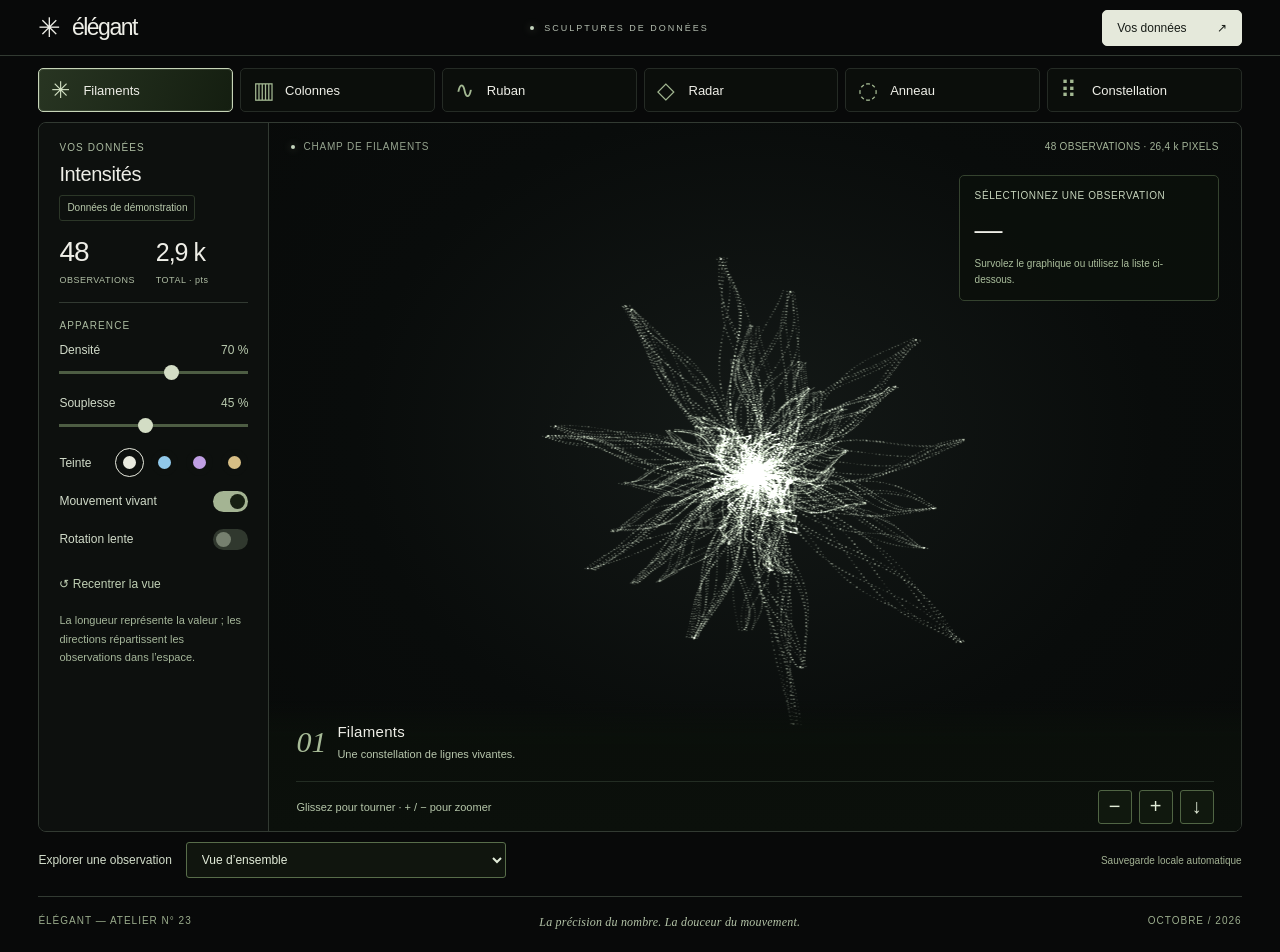
<file: index.html>
<!doctype html><html lang="fr"><head><meta charset="utf-8"><meta name="viewport" content="width=device-width,initial-scale=1"><meta name="theme-color" content="#080909"><link rel="icon" type="image/svg+xml" href="data:image/svg+xml,%3Csvg%20xmlns%3D%22http%3A%2F%2Fwww.w3.org%2F2000%2Fsvg%22%20viewBox%3D%220%200%2064%2064%22%3E%3Crect%20width%3D%2264%22%20height%3D%2264%22%20rx%3D%2215%22%20fill%3D%22%230b100b%22%2F%3E%3Cg%20stroke%3D%22%23e5e9db%22%20stroke-width%3D%223.5%22%20stroke-linecap%3D%22round%22%3E%3Cpath%20d%3D%22M32%2011v42M11%2032h42M17%2017l30%2030M17%2047l30-30%22%2F%3E%3C%2Fg%3E%3Ccircle%20cx%3D%2232%22%20cy%3D%2232%22%20r%3D%225%22%20fill%3D%22%23e5e9db%22%2F%3E%3C%2Fsvg%3E"><title>Élégant — Sculptures de données</title><meta name="description" content="Un atelier de visualisation 3D. Transformez vos données en filaments, volumes et constellations de pixels."><style>:root{color-scheme:dark;--bg:#080909;--panel:#0d0f0f;--ink:#eeeee7;--muted:#858a86;--line:#252928;--accent:#e8eade}*{box-sizing:border-box}body{background:var(--bg);color:var(--ink);font:13px 'Helvetica Neue',Arial,sans-serif;margin:0}button,input,select,textarea{font:inherit}button,a,input,select{-webkit-tap-highlight-color:transparent}button{cursor:pointer;color:inherit}button:focus-visible,input:focus-visible,textarea:focus-visible,select:focus-visible,a:focus-visible{outline:2px solid #c2d9e3;outline-offset:4px}header{height:88px;display:flex;align-items:center;justify-content:space-between;border-bottom:1px solid var(--line);padding:0 4%;gap:15px}.brand{display:flex;align-items:center;gap:12px;font-size:29px;font-weight:500;letter-spacing:-1.5px;text-decoration:none;color:var(--ink)}.symbol{font-size:36px;font-weight:400}.edition{margin-left:16px;font-size:8px;letter-spacing:1.8px;color:#747b76;border-left:1px solid #343834;padding-left:20px}.header-middle{font-size:8px;letter-spacing:2px;color:#8f9890;display:flex;align-items:center;gap:10px}i{width:4px;height:4px;display:inline-block;border-radius:100%;background:#c3d4bd;box-shadow:0 0 8px #d9f5c560}.button{border:1px solid #343b37;background:#151a17;padding:12px 16px;border-radius:5px;display:inline-flex;align-items:center;gap:30px;font-size:11px}.button:hover{border-color:#82917f}.bright{background:#e5e9db;color:#171c17;border-color:#e5e9db}.bright:hover{background:#fff;border-color:#fff}main{max-width:1800px;margin:auto;padding:0 4%}.intro{display:flex;justify-content:space-between;align-items:end;padding:35px 0 28px;gap:20px}.eyebrow,.section-label{font-size:8px;font-weight:500;letter-spacing:1.9px;color:#7c8b7c;margin:0 0 14px}h1{font-size:clamp(30px,3.3vw,48px);font-weight:400;letter-spacing:-1.8px;margin:0;line-height:1.1}h1 em{font-family:Georgia,serif;font-weight:400;color:#afbaa5}.intro-note{font-size:10px;line-height:1.8;color:#8b958b;margin:0 0 3px}.atelier{display:grid;grid-template-columns:210px 1fr;border:1px solid var(--line);border-radius:8px;overflow:hidden;background:var(--panel)}.settings{padding:26px 23px;border-right:1px solid var(--line);background:#0d100e}h2{font-weight:400;font-size:20px;margin:0 0 9px;letter-spacing:-.4px}.demo{font-size:8px;display:inline-block;color:#97a48b;border:1px solid #2c3728;padding:5px 6px;border-radius:3px}.stat{display:flex;flex-direction:column;gap:8px;margin-top:29px}.stat>span{font-size:35px;letter-spacing:-1px}.stat small{font-size:7px;letter-spacing:1.6px;color:#798575}.stat.secondary{margin-top:23px}.stat.secondary>span{font-size:23px}.divider{height:1px;background:var(--line);margin:25px 0}.range-label{display:flex;justify-content:space-between;font-size:10px;color:#b3bcb0;margin:20px 0 12px}output{font-size:9px;color:#7f8c78}input[type=range]{appearance:none;width:100%;height:2px;background:#354132;display:block;margin:0;cursor:pointer;accent-color:#d3ddc5}input[type=range]::-webkit-slider-thumb{appearance:none;width:8px;height:8px;border-radius:100%;background:#d3ddc5}.tone-row{display:flex;justify-content:space-between;align-items:center;margin-top:27px;color:#b3bcb0;font-size:10px}.swatches{display:flex;gap:10px}.swatch{background:var(--c);border:0;width:10px;height:10px;border-radius:100%;padding:0}.swatch.active{outline:1px solid var(--c);outline-offset:3px}.toggle-row{display:flex;align-items:center;justify-content:space-between;margin-top:22px;font-size:10px;color:#a7b0a1}.switch{appearance:none;background:#30382e;width:25px;height:14px;border-radius:20px;cursor:pointer;position:relative;margin:0}.switch:after{content:'';position:absolute;width:8px;height:8px;top:3px;left:3px;border-radius:100%;background:#76806f;transition:transform .2s}.switch:checked{background:#a4b493}.switch:checked:after{transform:translateX(11px);background:#172012}.reset-camera{background:none;border:0;color:#85917d;padding:0;font-size:9px;margin-top:24px}.settings-note{color:#677462;font-size:9px;line-height:1.75;margin:22px 0 0}.stage{min-width:0;height:610px;position:relative;overflow:hidden;background:radial-gradient(ellipse at 50% 44%,#141917 0%,#090c0b 58%,#080a09 100%)}canvas{position:absolute;inset:0;width:100%;height:100%;display:block}#scene{touch-action:none;cursor:grab}#scene:active{cursor:grabbing}#overlay{pointer-events:none}.stage-top{position:absolute;top:24px;left:27px;right:27px;display:flex;justify-content:space-between;pointer-events:none;font-size:7px;letter-spacing:1.6px;color:#95a38e}.stage-top>span:first-child{display:flex;align-items:center;gap:8px}.render-badge{color:#55664f}.scene-caption{position:absolute;bottom:72px;left:27px;display:flex;align-items:center;gap:14px;pointer-events:none}.scene-caption>span{font-family:Georgia,serif;font-style:italic;font-size:39px;color:#5b6a53}.scene-caption strong{font-size:13px;font-weight:400;letter-spacing:.3px}.scene-caption p{font-size:9px;margin:6px 0 0;color:#74816c}.selection{position:absolute;right:27px;bottom:72px;text-align:right;pointer-events:none;max-width:36%}.selection p{font-size:8px;letter-spacing:1.5px;color:#98a591;margin:0 0 9px;overflow:hidden;text-overflow:ellipsis;white-space:nowrap}.selection strong{font-size:31px;font-weight:300;letter-spacing:-1px;display:block}.selection>span{display:block;font-size:8px;color:#65765d;margin-top:7px}.scene-bottom{position:absolute;bottom:0;left:27px;right:27px;height:48px;border-top:1px solid #232d23;display:flex;align-items:center;justify-content:space-between;font-size:8px;color:#74826b}.scene-bottom>div{display:flex;gap:7px}.scene-bottom button{border:1px solid #303d2c;width:27px;height:27px;background:#10180e;color:#b5c3aa;border-radius:3px;font-size:15px}.modes{display:grid;grid-template-columns:repeat(6,1fr);gap:8px;margin-top:14px}.modes>button{display:flex;align-items:center;text-align:left;gap:12px;padding:17px 14px;border:1px solid #252b25;background:#0b0e0b;border-radius:5px;position:relative;overflow:hidden}.modes>button:hover{border-color:#607355}.modes>button.active{background:linear-gradient(115deg,#202b1c,#10160e);border-color:#7b906b}.mode-icon{font-size:25px;color:#7b8d6e;font-weight:300;width:25px}.modes .active .mode-icon{color:#d4e2c5}.modes strong{font-size:11px;font-weight:400;display:block}.modes small{font-size:6px;letter-spacing:.8px;display:block;margin-top:6px;color:#6a7e5d}.mode-id{position:absolute;right:7px;top:6px;color:#4a5942;font-size:6px}.data-strip{display:flex;align-items:center;gap:13px;padding:19px 0;font-size:9px;color:#7b8a71}.data-strip select{width:200px;padding:7px;background:#10150e;border:1px solid #303c29;color:#b6c3ab;border-radius:3px;font-size:10px}.data-strip>span{margin-left:auto;font-size:8px;color:#5b6e51}footer{padding:19px 0 25px;border-top:1px solid var(--line);display:flex;justify-content:space-between;color:#58694f;font-size:7px;letter-spacing:1px}footer>span:nth-child(2){font-family:Georgia,serif;font-style:italic;letter-spacing:.2px;color:#839577;font-size:10px}.backdrop{position:fixed;inset:0;background:#0009;backdrop-filter:blur(8px);z-index:10}.drawer{position:fixed;right:0;top:0;bottom:0;overflow:auto;z-index:11;width:min(540px,100%);padding:30px;background:#10150f;border-left:1px solid #35452b;box-shadow:-20px 0 90px #0008}.drawer-top{display:flex;justify-content:space-between;align-items:start}.close{border:1px solid #34462b;width:30px;height:30px;font-size:20px;background:none;border-radius:4px}.drawer h2{font-size:35px;line-height:1.2;letter-spacing:-1.2px}.help{font-size:10px;color:#899a7d;line-height:1.8}.fields{display:flex;gap:12px;margin:20px 0}.fields label{display:flex;flex-direction:column;gap:8px;flex:1;min-width:0;font-size:9px;color:#9aab8c}.fields label:last-child{flex:.45}.fields.xyz label{flex:1}input:not([type=range],[type=checkbox]),select,textarea{background:#0b1109;border:1px solid #35482b;color:#d8e4cd;border-radius:4px;padding:10px;max-width:100%;width:100%}select{font-size:11px}textarea{resize:vertical;height:180px;font:11px/1.8 monospace;margin-top:9px}.tabs{display:flex;gap:22px;border-bottom:1px solid #2b3b22;margin:23px 0 20px}.tabs button{border:0;background:none;color:#778e69;font-size:11px;padding:10px 0}.tabs button.active{border-bottom:1px solid #d1e1c3;color:#dbe6d3}.input-label{font-size:8px;letter-spacing:1.5px;color:#8fa47e}.file-button{border:1px dashed #435f35;padding:12px;display:block;text-align:center;cursor:pointer;font-size:10px;border-radius:4px;margin:14px 0}.mapping{margin:24px 0;padding-top:20px;border-top:1px solid #304126}.mapping .fields{margin:14px 0}.apply{width:100%;justify-content:space-between;margin:8px 0 10px}.text-button{background:none;border:0;color:#99b087;font-size:10px;padding:10px 0}.error{font-size:11px;line-height:1.7;color:#e4ad93}.table-scroll{max-height:270px;overflow:auto}table{width:100%;border-collapse:collapse}th{text-align:left;font-size:8px;color:#8a9c7d;padding:8px 4px}td{padding:4px}td input{padding:7px!important}td button{border:0;background:none;color:#97aa88;font-size:18px}#toast{position:fixed;bottom:24px;left:50%;transform:translateX(-50%);background:#d8e4cc;color:#1a2713;padding:13px 20px;border-radius:4px;font-size:11px;z-index:20;opacity:0;pointer-events:none;transition:opacity .2s}.scene-error{position:absolute;top:45%;left:12%;right:12%;padding:20px;background:#192213;color:#d8e8cc;font-size:12px;line-height:1.8}.sr-only{position:absolute;width:1px;height:1px;clip-path:inset(50%);overflow:hidden}[hidden]{display:none!important}
@media(min-width:1600px){.stage{height:690px}.settings{padding:30px}.atelier{grid-template-columns:235px 1fr}}@media(max-width:1100px){.modes{grid-template-columns:repeat(3,1fr)}.stage{height:610px}.atelier{grid-template-columns:190px 1fr}.settings{padding:24px 18px}.modes>button{padding:13px 17px}}@media(max-width:700px){header{height:70px;padding:0 5%}.brand{font-size:24px}.symbol{font-size:28px}.edition,.header-middle{display:none}main{padding:0 4%}.intro{padding:27px 0 23px}.intro-note{display:none}h1{font-size:32px;letter-spacing:-1.2px}.atelier{display:flex;flex-direction:column-reverse}.stage{height:470px}.settings{border-right:0;border-top:1px solid var(--line);display:grid;grid-template-columns:1fr 1fr;gap:13px 22px;padding:20px}.settings>.section-label,.settings>h2,.settings>.demo,.settings>.stat,.divider,.settings-note{display:none}.range-label{margin:0;grid-column:1}.settings #density{grid-column:1;grid-row:2}.settings label[for=flex]{grid-column:2;grid-row:1}.settings #flex{grid-column:2;grid-row:2}.tone-row{grid-column:1;margin:8px 0}.toggle-row{margin:8px 0}.reset-camera{margin:8px 0;text-align:left}.stage-top{left:18px;right:18px;top:20px;font-size:6px}.scene-caption{left:18px;bottom:68px}.scene-caption>span{font-size:29px}.scene-caption strong{font-size:12px}.scene-caption p{font-size:8px;max-width:130px;line-height:1.6}.selection{right:18px;bottom:68px;max-width:38%}.selection strong{font-size:25px}.selection p{font-size:7px}.selection>span{font-size:7px;line-height:1.5}.scene-bottom{left:18px;right:18px;font-size:7px}.modes{gap:6px}.modes>button{padding:13px 10px;gap:8px}.modes strong{font-size:10px}.modes small{font-size:5px;letter-spacing:.4px}.mode-icon{font-size:23px;width:22px}.data-strip{flex-wrap:wrap;gap:9px}.data-strip>span{width:100%;margin-left:0}.data-strip select{flex:1;width:120px}footer>span:last-child{display:none}footer>span:nth-child(2){font-size:8px;max-width:45%;text-align:right}.drawer{padding:25px}.render-badge{font-size:6px}}@media(prefers-reduced-motion:reduce){*{transition:none!important}}
/* Lisibilité et hiérarchie des commandes. */
:root{--muted:#abb3a7;--line:#323a32}body{font-size:14px}.edition{font-size:10px;color:#a4aea0}.header-middle{font-size:10px;color:#b2bcae}.button{font-size:13px;min-height:44px}.intro{padding:27px 0 23px}.eyebrow,.section-label{font-size:11px;letter-spacing:1.1px;color:#abbba0}.intro-note{font-size:13px;color:#b0b9aa}.view-heading{display:flex;align-items:center;justify-content:space-between;gap:20px;margin:0 0 12px}.view-heading>span{font-size:14px;font-weight:500}.view-heading p{font-size:12px;color:#abb7a1;margin:0}.modes{margin:0 0 18px;gap:9px}.modes>button{padding:17px 13px;min-height:78px;gap:10px}.modes strong{font-size:14px;font-weight:500}.modes small{font-size:11px;letter-spacing:0;color:#a5b69a;line-height:1.35;margin-top:7px}.mode-id{display:none}.mode-icon{color:#a3b892}.modes>button.active{border-color:#c7d5b8;background:linear-gradient(110deg,#283522,#141e10);box-shadow:inset 0 0 0 1px #c7d5b822}.atelier{grid-template-columns:250px 1fr}.settings{padding:25px 23px}.settings h2{font-size:23px;overflow-wrap:anywhere}.demo{font-size:11px;line-height:1.4;color:#b8c9ab;padding:6px 8px}.stat{margin-top:23px;gap:7px}.stat small{font-size:11px;letter-spacing:1px;color:#b0bea5}.stat.secondary{margin-top:19px}.stat.secondary>span{font-size:26px}.divider{margin:22px 0}.range-label,.tone-row,.toggle-row{font-size:13px;color:#d1dbc9}.range-label{margin:18px 0 3px}output{font-size:12px;color:#b9caae}input[type=range]{height:24px;background:linear-gradient(#4d5d43,#4d5d43) center / 100% 3px no-repeat}input[type=range]::-webkit-slider-thumb{width:15px;height:15px}input[type=range]::-moz-range-thumb{width:15px;height:15px;background:#d3ddc5;border:0;border-radius:50%}.tone-row{margin-top:18px}.swatches{gap:8px}.swatch{width:27px;height:27px;border:7px solid #0d100e;outline:1px solid transparent;outline-offset:0}.swatch.active{outline:1px solid var(--c);outline-offset:0}.toggle-row{margin-top:18px;min-height:26px;gap:12px}.switch{width:35px;height:21px;flex-shrink:0}.switch:after{width:15px;height:15px}.switch:checked:after{transform:translateX(14px)}.reset-camera{font-size:12px;color:#c0d0b4;min-height:38px;margin-top:13px}.settings-note{font-size:12px;color:#a5b69a;line-height:1.7;margin:13px 0 0}.stage{height:100%;min-height:720px}.stage-top{font-size:10px;letter-spacing:.8px;z-index:1}.render-badge{color:#a5b69a;letter-spacing:.3px}.stage:after{content:'';position:absolute;left:0;right:0;bottom:0;height:174px;background:linear-gradient(transparent,#0b100be8 25%,#0b100b);pointer-events:none}.scene-caption,.selection,.scene-bottom{z-index:1}.scene-caption{bottom:90px;gap:11px;max-width:43%}.scene-caption strong{font-size:17px;font-weight:500}.scene-caption>span{color:#a7bb97;font-size:34px}.scene-caption p{font-size:12px;color:#b8c7ad;line-height:1.5}.selection{bottom:86px;max-width:46%;padding-left:20px}.selection p{font-size:11px;letter-spacing:.6px;color:#c7d5bd;white-space:normal;line-height:1.6;overflow-wrap:anywhere}.selection strong{font-size:34px;line-height:1.2;overflow-wrap:anywhere}.selection>span{font-size:11px;color:#abbf9d;line-height:1.6;max-width:250px;margin-left:auto}.scene-bottom{height:62px;font-size:11px;gap:14px;color:#b6c7aa}.scene-bottom button{height:40px;width:40px;font-size:20px;color:#e1ecd7;border-color:#506544}.data-strip{font-size:13px;gap:16px;padding:19px 0}.data-strip label{color:#d2ddca}.data-strip select{font-size:13px;width:320px;padding:12px;min-height:44px;border-color:#586d4a;color:#e2ecd9}.data-strip>span{font-size:11px;color:#a2b193}footer{font-size:10px;color:#9bad8d}footer>span:nth-child(2){font-size:12px;color:#b3c3a7}.drawer{width:min(600px,100%)}.drawer .help{font-size:13px;color:#b2c3a4;line-height:1.65}.fields label{font-size:12px;color:#ccd9c1}.fields input,.drawer select{font-size:14px;min-height:44px}.tabs button{font-size:13px;min-height:44px;color:#a8bc97}.input-label{font-size:11px;color:#bdd1ab;letter-spacing:1px}.drawer textarea{font-size:13px;line-height:1.75;min-height:190px}.file-button,.text-button{font-size:13px;min-height:44px;color:#c3d7b1}.file-button{padding:14px;border-color:#617b4f}.close{width:40px;height:40px}.error{font-size:13px;color:#f0b69d}th{font-size:11px;color:#c1d3b0}.table-scroll input{font-size:13px;min-height:40px}td button{width:32px;height:36px}.help code{overflow-wrap:anywhere}#toast{font-size:13px;max-width:90vw;line-height:1.5}
@media(min-width:1600px){.atelier{grid-template-columns:265px 1fr}.stage{height:100%;min-height:750px}.settings{padding:28px}}
@media(max-width:1150px){.modes{grid-template-columns:repeat(3,1fr)}.modes>button{padding:14px 18px;min-height:70px}.atelier{grid-template-columns:240px 1fr}.stage-top{flex-wrap:wrap;gap:9px}.stage{min-height:735px}.scene-caption{left:22px;max-width:45%}.selection{right:22px;padding-left:10px;max-width:48%}.scene-caption p{font-size:11px}.selection p{font-size:10px}.scene-bottom{left:22px;right:22px;font-size:10px}}
@media(max-width:700px){header{height:74px}.intro{padding:25px 0 22px}.eyebrow{font-size:10px;letter-spacing:1px}.view-heading{align-items:flex-start;flex-direction:column;gap:6px}.view-heading p{font-size:12px;line-height:1.5}.modes{gap:7px;margin-bottom:14px}.modes>button{padding:13px 10px;min-height:76px;gap:7px;align-items:flex-start}.modes strong{font-size:12px}.modes small{font-size:10px;line-height:1.4;margin-top:5px}.mode-icon{font-size:21px;width:19px;flex-shrink:0}.atelier{display:flex}.stage{height:500px;min-height:500px}.stage-top{top:18px;left:17px;right:17px;font-size:9px;gap:8px}.render-badge{font-size:9px}.stage:after{height:170px}.scene-caption{bottom:101px;left:17px;max-width:44%;gap:7px}.scene-caption>span{display:none}.scene-caption strong{font-size:15px}.scene-caption p{font-size:11px;max-width:none}.selection{right:17px;bottom:95px;max-width:49%;padding-left:8px}.selection p{font-size:10px;letter-spacing:0;line-height:1.5}.selection strong{font-size:25px}.selection>span{font-size:10px;line-height:1.5}.scene-bottom{height:70px;left:17px;right:17px;font-size:10px;line-height:1.6;gap:12px}.scene-bottom>span{max-width:150px}.scene-bottom>div{gap:6px;flex-shrink:0}.scene-bottom button{width:38px;height:40px}.settings{padding:20px;gap:12px 22px}.range-label{font-size:13px;margin:0}.settings #density,.settings #flex{height:24px}.tone-row,.toggle-row{font-size:12px;margin:6px 0;min-height:30px}.swatches{gap:3px}.swatch{width:25px;height:25px;border-width:6px}.reset-camera{margin:0;min-height:34px;font-size:12px}.data-strip{display:grid;grid-template-columns:1fr;gap:9px;padding:19px 0}.data-strip label{font-size:13px}.data-strip select{width:100%;font-size:14px}.data-strip>span{font-size:11px}footer{gap:15px;font-size:9px;line-height:1.6}footer>span:nth-child(2){font-size:11px}.drawer{padding:23px}.drawer h2{font-size:31px}.fields{gap:10px}.fields.xyz{flex-wrap:wrap}.fields.xyz label{min-width:80px}.tabs{gap:22px}.tabs button{font-size:12px}.drawer .help{font-size:12px}}
@media(max-width:370px){.modes{grid-template-columns:repeat(2,1fr)}.modes strong{font-size:13px}.modes small{font-size:11px}.settings{gap:12px 14px;padding:17px}.tone-row{gap:7px}.scene-bottom>span{max-width:120px}.scene-bottom button{width:34px}.selection strong{font-size:22px}}
@media(min-width:701px){.settings .stat{display:inline-flex;width:48%;vertical-align:top;margin-top:22px}.settings .stat.secondary>span{font-size:30px;line-height:40px}.settings .stat>span{line-height:40px}.stage{min-height:680px}.selection{top:70px;bottom:auto;right:26px;max-width:290px;width:36%;padding:15px 17px;border:1px solid #35432f;border-radius:5px;background:#0b100be8;text-align:left}.selection>span{margin-left:0}.selection strong{font-size:31px}.selection p{margin-bottom:9px}.selection>span{margin-top:9px}}
@media(min-width:701px){.settings .stat{width:45%}.settings .stat:not(.secondary){margin-right:6%}.settings .stat small{font-size:10px;letter-spacing:.5px}}
/* Le graphique occupe la première vue, les notes suivent en dessous. */
header{height:56px;padding:0 3%}.brand{font-size:23px}.brand .symbol{font-size:27px}.edition{display:none}.header-middle{font-size:9px}.button#openData{min-height:36px;padding:9px 14px;font-size:12px}main{padding:12px 3% 0}.modes{display:flex;gap:7px;margin:0 0 10px}.modes>button{flex:1;min-width:0;min-height:44px;height:44px;padding:8px 12px;gap:9px;align-items:center}.modes strong{font-size:13px;white-space:nowrap}.modes small{display:none}.mode-icon{font-size:23px;width:23px;flex-shrink:0}.atelier{grid-template-columns:230px 1fr;height:calc(100svh - 190px);min-height:340px}.stage{height:100%;min-height:0}.settings{padding:19px 20px;min-height:0;overflow:auto;scrollbar-width:thin;scrollbar-color:#52624a #0d100e}.settings h2{font-size:20px}.settings .section-label{font-size:10px;margin-bottom:10px}.settings .demo{font-size:10px;padding:5px 7px}.settings .stat{margin-top:15px}.settings .stat>span{font-size:28px;line-height:32px}.settings .stat.secondary>span{font-size:25px;line-height:32px}.settings .stat small{font-size:9px}.settings .divider{margin:17px 0}.settings .range-label{margin-top:12px;font-size:12px}.settings .tone-row{margin-top:12px;font-size:12px}.settings .toggle-row{margin-top:12px;font-size:12px}.settings .settings-note{font-size:11px;margin-top:8px}.stage-top{top:18px;left:22px;right:22px}.selection{top:52px;bottom:auto;padding:12px 15px;right:22px;max-width:260px}.selection strong{font-size:28px}.selection>span{font-size:10px}.selection p{font-size:10px}.scene-bottom{height:50px}.scene-bottom button{width:34px;height:34px}.scene-caption{bottom:69px}.scene-caption>span{font-size:30px}.scene-caption strong{font-size:15px}.scene-caption p{font-size:11px}.stage:after{height:130px}.data-strip{min-height:56px;padding:8px 0;gap:14px}.data-strip label{font-size:12px}.data-strip select{padding:8px 11px;min-height:36px;font-size:12px;max-width:330px}.data-strip>span{font-size:10px}footer{padding:18px 0 22px;margin-top:8px}
@media(min-width:1600px){.atelier{grid-template-columns:245px 1fr}.stage{height:100%;min-height:0}.settings{padding:22px}}
@media(min-width:701px) and (max-height:720px){header{height:50px}.atelier{height:calc(100svh - 180px)}.settings .settings-note{margin-top:8px}.selection{max-width:230px}.selection>span{font-size:10px}}
@media(max-width:850px) and (min-width:701px){.atelier{grid-template-columns:205px 1fr}.modes>button{gap:6px;padding:8px}.modes strong{font-size:11px}.mode-icon{font-size:20px;width:20px}.selection{width:42%;max-width:230px}.header-middle{display:none}.data-strip>span{display:none}}
@media(max-width:700px){header{height:58px;padding:0 4%}main{padding:12px 4% 0}.modes{display:grid;grid-template-columns:repeat(3,1fr);gap:6px;margin-bottom:12px}.modes>button{height:42px;min-height:42px;padding:8px 9px;gap:6px;align-items:center}.modes strong{font-size:11px}.mode-icon{font-size:19px;width:19px}.atelier{display:flex;height:auto;min-height:0}.stage{height:clamp(390px,66svh,560px);min-height:0}.settings{padding:18px 20px;overflow:visible;gap:10px 20px}.settings .range-label{margin:0;font-size:12px}.settings .tone-row,.settings .toggle-row{margin:4px 0;font-size:12px}.settings .reset-camera{margin:0}.stage-top{top:17px;left:17px;right:17px}.selection{top:auto;bottom:90px;right:17px;max-width:49%;padding:0 0 0 8px;width:auto}.selection strong{font-size:25px}.selection p{font-size:10px}.selection>span{font-size:10px}.scene-caption{bottom:97px;left:17px}.scene-caption strong{font-size:14px}.scene-caption p{font-size:10px}.scene-bottom{height:65px;font-size:10px}.scene-bottom button{height:38px;width:36px}.stage:after{height:160px}.data-strip{padding:15px 0;gap:9px;min-height:0}.data-strip select{max-width:none;min-height:42px;font-size:14px}.data-strip label{font-size:13px}.data-strip>span{font-size:10px}}
@media(max-width:370px){.modes{grid-template-columns:repeat(3,1fr)}.modes>button{padding:8px 6px;gap:5px}.modes strong{font-size:10px}.mode-icon{width:16px;font-size:17px}}
</style></head><body>
<header><a class="brand" href="#"><span class="symbol">✳</span> élégant<span class="edition">STUDIO / 002</span></a><span class="header-middle"><i></i> SCULPTURES DE DONNÉES</span><button class="button bright" id="openData">Vos données <span>↗</span></button></header>
<main><nav class="modes" aria-label="Représentation du graphique"><button data-mode="filaments" class="active"><span class="mode-icon">✳</span><span><strong>Filaments</strong><small>Rayons souples</small></span><span class="mode-id">01</span></button><button data-mode="columns"><span class="mode-icon">▥</span><span><strong>Colonnes</strong><small>Barres en volume</small></span><span class="mode-id">02</span></button><button data-mode="ribbon"><span class="mode-icon">∿</span><span><strong>Ruban</strong><small>Courbe en relief</small></span><span class="mode-id">03</span></button><button data-mode="radar"><span class="mode-icon">◇</span><span><strong>Radar</strong><small>Profil par axe</small></span><span class="mode-id">04</span></button><button data-mode="ring"><span class="mode-icon">◌</span><span><strong>Anneau</strong><small>Parts du total</small></span><span class="mode-id">05</span></button><button data-mode="scatter"><span class="mode-icon">⠿</span><span><strong>Constellation</strong><small>Positions X / Y / Z</small></span><span class="mode-id">06</span></button></nav><section class="atelier" aria-label="Atelier de visualisation"><aside class="settings"><div class="section-label">VOS DONNÉES</div><h2 id="dataTitle">Intensités</h2><span class="demo" id="demoBadge">Données de démonstration</span><div class="stat"><span id="count">48</span><small>OBSERVATIONS</small></div><div class="stat secondary"><span id="sum">—</span><small id="totalUnit">TOTAL · pts</small></div><div class="divider"></div><div class="section-label">APPARENCE</div><label class="range-label" for="density">Densité <output id="densityValue">70 %</output></label><input id="density" type="range" min="25" max="100" value="70"><label class="range-label" for="flex">Souplesse <output id="flexValue">45 %</output></label><input id="flex" type="range" min="0" max="100" value="45"><div class="tone-row"><span>Teinte</span><div class="swatches"><button data-color="ivory" class="swatch active" style="--c:#e9ebdf" aria-label="Ivoire" aria-pressed="true"></button><button data-color="ice" class="swatch" style="--c:#91c9eb" aria-label="Glacier" aria-pressed="false"></button><button data-color="lilac" class="swatch" style="--c:#bf9ee3" aria-label="Améthyste" aria-pressed="false"></button><button data-color="gold" class="swatch" style="--c:#d7be85" aria-label="Champagne" aria-pressed="false"></button></div></div><div class="toggle-row"><label for="motion">Mouvement vivant</label><input type="checkbox" id="motion" class="switch" checked></div><div class="toggle-row"><label for="orbit">Rotation lente</label><input type="checkbox" id="orbit" class="switch"></div><button class="reset-camera" id="resetCamera">↺ Recentrer la vue</button><p class="settings-note" id="meaning">La longueur de chaque filament représente sa valeur. La direction répartit les observations dans l’espace.</p></aside>
<div class="stage" id="stage"><canvas id="scene" aria-label="Sculpture de données 3D interactive"></canvas><canvas id="overlay" aria-hidden="true"></canvas><div class="stage-top"><span><i></i> <span id="modeTitle">CHAMP DE FILAMENTS</span></span><span class="render-badge" id="rendererLabel">3D · PIXEL FIELD</span></div><div class="scene-caption"><span id="modeNum">01</span><div><strong id="modeName">Filaments</strong><p id="modeDesc">Une constellation de lignes vivantes.</p></div></div><div class="selection" id="selection" aria-live="polite" aria-atomic="true"><p id="selectedLabel">SÉLECTIONNEZ UNE OBSERVATION</p><strong id="selectedValue">—</strong><span id="selectedExtra">Survolez le graphique ou utilisez la liste ci-dessous.</span></div><div class="scene-bottom"><span id="gestureHint">Glissez pour tourner · + / − pour zoomer</span><div><button id="zoomOut" aria-label="Dézoomer">−</button><button id="zoomIn" aria-label="Zoomer">+</button><button id="exportPng" aria-label="Exporter en PNG" title="Exporter en PNG">↓</button></div></div><div id="sceneError" class="scene-error" hidden></div></div></section>
<div class="data-strip"><label for="inspect">Explorer une observation</label><select id="inspect"><option value="-1">Vue d’ensemble</option></select><span id="status">Sauvegarde locale automatique</span></div><footer><span>ÉLÉGANT — ATELIER N° 23</span><span>La précision du nombre. La douceur du mouvement.</span><span>OCTOBRE / 2026</span></footer></main>
<div id="backdrop" class="backdrop" hidden></div><aside id="drawer" class="drawer" role="dialog" aria-modal="true" aria-labelledby="drawerTitle" hidden><div class="drawer-top"><p class="eyebrow">LA MATIÈRE PREMIÈRE</p><button id="closeData" class="close" aria-label="Fermer">×</button></div><h2 id="drawerTitle">Vos données.<br>Votre perspective.</h2><p class="help">Collez un tableau Excel, CSV ou JSON. Associez les colonnes, puis changez librement de représentation.</p><div class="fields"><label>Titre<input id="titleInput" maxlength="80"></label><label>Unité<input id="unitInput" maxlength="12"></label></div><div class="tabs"><button data-tab="raw" class="active">Coller / fichier</button><button data-tab="table">Tableau</button><button data-tab="api">API</button></div><div id="rawPanel"><label class="input-label" for="rawInput">DONNÉES BRUTES</label><textarea id="rawInput" spellcheck="false" placeholder="Libellé;Valeur&#10;Créativité;85&#10;Précision;72"></textarea><p class="help">CSV avec « ; », virgule ou tabulation. JSON : tableau d’objets, ou <code>{"data":[…]}</code>. Décimales françaises acceptées avec « ; ».</p><label class="file-button">↥ Importer un CSV, TSV ou JSON<input type="file" id="fileInput" accept=".csv,.tsv,.json,.txt" hidden></label><button class="button" id="readRaw">Lire les colonnes ↗</button></div><div id="tablePanel" hidden><p class="help">Saisie simple libellé / valeur. Pour plusieurs colonnes, utilisez l’import brut.</p><div class="table-scroll"><table><thead><tr><th>LIBELLÉ</th><th>VALEUR</th><th></th></tr></thead><tbody id="rows"></tbody></table></div><button class="text-button" id="addRow">+ Ajouter une ligne</button></div><div id="apiPanel" hidden><label class="input-label" for="apiUrl">URL JSON PUBLIQUE</label><input type="url" id="apiUrl" placeholder="https://exemple.fr/donnees.json"><p class="help">API HTTPS sans authentification, autorisant CORS. Tableau d’objets directement ou dans <code>data</code>. Ne collez pas de clé secrète. L’adresse n’est pas conservée.</p><button class="button" id="fetchApi">Charger l’API ↗</button></div><div id="mapping" class="mapping" hidden><div class="section-label">ASSOCIER LES COLONNES</div><p class="help" id="parsedInfo"></p><div class="fields"><label>Libellé<select id="labelCol"></select></label><label>Valeur / intensité<select id="valueCol"></select></label></div><div class="fields xyz"><label>X · constellation<select id="xCol"></select></label><label>Y<select id="yCol"></select></label><label>Z<select id="zCol"></select></label></div><p class="help">X/Y/Z facultatifs : si absents, la constellation dispose les observations selon leur ordre et leur valeur. Les positions décoratives ne représentent pas de mesures supplémentaires.</p></div><p id="dataError" class="error" role="alert"></p><button id="applyData" class="button bright apply">Sculpter les données <span>↗</span></button><button id="loadDemo" class="text-button">Restaurer les données de démonstration</button><p class="help">1 à 200 observations. Valeur positive ou nulle. Les coordonnées X/Y/Z peuvent être négatives. Tout reste dans ce navigateur, sauf l’appel API que vous lancez.</p></aside><div id="toast" role="status"></div><script>'use strict';
const $=s=>document.querySelector(s),$$=s=>[...document.querySelectorAll(s)],TAU=Math.PI*2;
const modes={filaments:['01','Filaments','CHAMP DE FILAMENTS','Une constellation de lignes vivantes.','La longueur représente la valeur ; les directions répartissent les observations dans l’espace.'],columns:['02','Colonnes','ARCHITECTURE DU SIGNAL','Des nombres qui prennent de la hauteur.','La hauteur représente la valeur. La grille dispose les observations dans leur ordre d’import.'],ribbon:['03','Ruban','TOPOGRAPHIE DES VALEURS','Un paysage dessiné par vos données.','La hauteur suit la valeur et l’ordre suit les lignes. La profondeur du ruban est décorative.'],radar:['04','Radar','ANATOMIE D’UN PROFIL','Chaque axe révèle une intensité.','Chaque rayon représente une observation, sur une échelle commune de zéro au maximum.'],ring:['05','Anneau','ÉQUILIBRE DES PARTS','Chaque fragment trouve sa place.','L’angle de chaque secteur représente sa part du total. L’épaisseur est décorative.'],scatter:['06','Constellation','CARTOGRAPHIE DU SIGNAL','Les données rencontrent l’espace.','Les coordonnées X/Y/Z associées représentent trois mesures. Sans coordonnées, la disposition est illustrative.']};
const reduced=matchMedia('(prefers-reduced-motion: reduce)');
const demo=Array.from({length:48},(_,i)=>({label:'Signal '+String(i+1).padStart(2,'0'),value:Math.round(22+58*(.5+.5*Math.sin(i*1.91)) +18*(.5+.5*Math.cos(i*.67))),x:Math.sin(i*2.4)*80,y:Math.cos(i*1.7)*65,z:Math.sin(i*.81)*90}));
let state={data:demo,title:'Intensités',unit:'pts',mode:'filaments',density:70,flex:45,color:'ivory',motion:!reduced.matches,orbit:false,demo:true,coords:false,zoom:1};
function number(v){if(typeof v==='number')return v;if(typeof v!=='string'||!v.trim())return NaN;return Number(v.replace(/[\s\u00a0\u202f]/g,'').replace(',','.'))}
function validate(data){if(!Array.isArray(data)||!data.length||data.length>200)throw Error('Importez entre 1 et 200 observations.');return data.map((d,i)=>{let label=String(d.label??'').trim(),value=number(d.value);if(!label||!Number.isFinite(value)||value<0||value>1e15)throw Error(`Ligne ${i+1} : libellé requis et valeur entre 0 et 10¹⁵.`);const r={label:label.slice(0,100),value};for(let k of ['x','y','z'])if(d[k]!==undefined){let v=number(d[k]);if(!Number.isFinite(v)||Math.abs(v)>1e15)throw Error(`Ligne ${i+1} : coordonnée ${k.toUpperCase()} invalide.`);r[k]=v}return r})}
try{const s=JSON.parse(localStorage.getItem('elegant-3d-v2'));if(s){s.data=validate(s.data);if(!modes[s.mode])s.mode='filaments';state={...state,...s};state.zoom=Math.max(.5,Math.min(1.8,Number(state.zoom)||1));state.density=Math.max(25,Math.min(100,Number(state.density)||70));state.flex=Math.max(0,Math.min(100,Number(state.flex)||0));state.coords=!!state.coords&&state.data.every(d=>['x','y','z'].every(k=>Number.isFinite(d[k])));if(!['ivory','ice','lilac','gold'].includes(state.color))state.color='ivory'}}catch{}if(reduced.matches)state.motion=state.orbit=false;
const fmt=n=>new Intl.NumberFormat('fr-FR',{maximumFractionDigits:2}).format(n),compact=n=>new Intl.NumberFormat('fr-FR',{notation:'compact',maximumFractionDigits:1}).format(n);
function toast(t){$('#toast').textContent=t;$('#toast').style.opacity=1;clearTimeout(toast.timer);toast.timer=setTimeout(()=>$('#toast').style.opacity=0,3200)}function save(){try{localStorage.setItem('elegant-3d-v2',JSON.stringify(state));$('#status').textContent='Sauvegarde locale automatique'}catch{$('#status').textContent='Stockage indisponible · session uniquement'}}
const canvas=$('#scene'),overlay=$('#overlay'),oc=overlay.getContext('2d');let gl;try{gl=canvas.getContext('webgl',{alpha:true,antialias:true,preserveDrawingBuffer:true,powerPreference:'low-power'})}catch{}let renderer=null,vertices=[],anchors=[],baseAnchors=[],width=1,height=1,dpr=1,selected=-1,locked=-1,yaw=.45,pitch=.22,anim=1,frame=0,lastTime=0,liveTime=0,drag=null,moved=false,screenAnchors=[];
const colors={ivory:[.89,.94,.84],ice:[.53,.79,.96],lilac:[.76,.59,.96],gold:[.94,.79,.48]};
function compile(type,source){let s=gl.createShader(type);gl.shaderSource(s,source);gl.compileShader(s);if(!gl.getShaderParameter(s,gl.COMPILE_STATUS))throw Error('Initialisation graphique impossible.');return s}
if(gl){try{let program=gl.createProgram();gl.attachShader(program,compile(gl.VERTEX_SHADER,`
attribute vec3 aPosition;attribute vec4 aMeta;uniform float uYaw,uPitch,uScale,uAspect,uTime,uFlex,uMotion,uDpr,uSelected,uAnim;varying float vAlpha;varying float vDepth;varying float vSelected;
void main(){vec3 p=aPosition;float bend=aMeta.z*uFlex*.07*uMotion;p.x+=sin(uTime*.7+aMeta.y+p.y*1.4)*bend;p.z+=cos(uTime*.55+aMeta.y+p.x)*bend;p*=uAnim;float x=p.x*cos(uYaw)+p.z*sin(uYaw);float z=-p.x*sin(uYaw)+p.z*cos(uYaw);float y=p.y*cos(uPitch)-z*sin(uPitch);float depth=p.y*sin(uPitch)+z*cos(uPitch);gl_Position=vec4(x*uScale/uAspect,y*uScale,-depth*.075,1.);vSelected=abs(aMeta.w-uSelected)<.25?1.:0.;float dim=uSelected>=0.&&aMeta.w>=0.&&vSelected<.5?.18:1.;vDepth=clamp(.7+depth*.12,.25,1.);vAlpha=aMeta.x*dim*vDepth;gl_PointSize=uDpr*(1.25+aMeta.x*.9+vSelected*.7);}
`));gl.attachShader(program,compile(gl.FRAGMENT_SHADER,`
precision mediump float;uniform vec3 uColor;varying float vAlpha;varying float vDepth;varying float vSelected;void main(){vec2 q=abs(gl_PointCoord-.5)*2.;float core=1.-smoothstep(.45,1.,max(q.x,q.y));vec3 color=mix(uColor,vec3(1.),vSelected*.5);gl_FragColor=vec4(color,vAlpha*(.28+core*.72));}
`));gl.linkProgram(program);if(!gl.getProgramParameter(program,gl.LINK_STATUS))throw Error('Moteur 3D indisponible.');let buffer=gl.createBuffer();renderer={program,buffer,uniforms:{}};for(let n of ['Yaw','Pitch','Scale','Aspect','Time','Flex','Motion','Dpr','Selected','Anim','Color'])renderer.uniforms[n]=gl.getUniformLocation(program,'u'+n);gl.useProgram(program);gl.bindBuffer(gl.ARRAY_BUFFER,buffer);let p=gl.getAttribLocation(program,'aPosition'),m=gl.getAttribLocation(program,'aMeta');gl.enableVertexAttribArray(p);gl.vertexAttribPointer(p,3,gl.FLOAT,false,28,0);gl.enableVertexAttribArray(m);gl.vertexAttribPointer(m,4,gl.FLOAT,false,28,12);gl.enable(gl.BLEND);gl.blendFunc(gl.SRC_ALPHA,gl.ONE);gl.disable(gl.DEPTH_TEST)}catch(e){console.warn('Élégant : rendu de compatibilité.',e.message);gl=null;renderer=null}}
let fallback=null;if(!renderer){const replacement=document.createElement('canvas');replacement.id='scene';replacement.setAttribute('aria-label','Sculpture de données 3D interactive');canvas.replaceWith(replacement);fallback=replacement.getContext('2d');$('#rendererLabel').textContent='3D · CANVAS';}const inputCanvas=renderer?canvas:$('#scene');
inputCanvas.addEventListener('webglcontextlost',e=>{e.preventDefault();$('#sceneError').hidden=false;$('#sceneError').textContent='Le rendu graphique a été interrompu. Actualisez la page pour le rétablir. Vos données ont été conservées.'});
let seed=1;function rand(){seed=(Math.imul(seed,1664525)+1013904223)>>>0;return seed/4294967296}function point(x,y,z,a=.5,weight=0,group=-2,phase=rand()*TAU){vertices.push(x,y,z,a,phase,weight,group)}
function line(a,b,count,alpha=.4,group=-2){for(let i=0;i<=count;i++){let t=i/count;point(a[0]+(b[0]-a[0])*t,a[1]+(b[1]-a[1])*t,a[2]+(b[2]-a[2])*t,alpha,0,group)}}
function floorGrid(side=3.2,y=-1.15){for(let j=-3;j<=3;j++){line([-side,y,j*side/3],[side,y,j*side/3],115,.17);line([j*side/3,y,-side],[j*side/3,y,side],115,.17)}for(let x=-3;x<=3;x++)for(let z=-3;z<=3;z++){point(x*side/3,y,z*side/3,.95);point(x*side/3+.015,y,z*side/3,.9)}}
function generate(){seed=734;vertices=[];anchors=[];baseAnchors=[];const n=state.data.length,max=Math.max(...state.data.map(d=>d.value),1),detail=state.density/100;
if(state.mode==='filaments'){const strands=Math.max(4,Math.round((n>100?5:12)*detail)),steps=Math.round(40+detail*36);state.data.forEach((d,i)=>{let yy=1-2*(i+.5)/n,rr=Math.sqrt(1-yy*yy),angle=i*2.3999632297,dir=[rr*Math.cos(angle),yy,rr*Math.sin(angle)],length=2.6*d.value/max,anchor=dir.map(v=>v*length);anchors.push(anchor);baseAnchors.push([0,0,0]);let cross=[-dir[2],0,dir[0]],norm=Math.hypot(...cross)||1;cross=cross.map(v=>v/norm);let up=[dir[1]*cross[2],dir[2]*cross[0]-dir[0]*cross[2],-dir[1]*cross[0]];for(let s=0;s<strands;s++){let phase=rand()*TAU,spread=(rand()-.5)*.12;for(let j=0;j<=steps;j++){if(!d.value)continue;let t=j/steps,curve=Math.sin(t*Math.PI)*.42*state.flex/100,bend=Math.sin(t*4+phase)*curve,drift=spread*t;point(dir[0]*length*t+cross[0]*(bend+drift)+up[0]*Math.cos(t*3+phase)*curve,dir[1]*length*t+cross[1]*(bend+drift)+up[1]*Math.cos(t*3+phase)*curve,dir[2]*length*t+cross[2]*(bend+drift)+up[2]*Math.cos(t*3+phase)*curve,(.22+rand()*.65)*(1-t*.38),t*t,i,phase)}}if(d.value)point(...anchor,1,.3,i)});for(let i=0;i<1500*detail;i++){let a=rand()*TAU,b=Math.acos(rand()*2-1),r=rand()*.34;point(Math.sin(b)*Math.cos(a)*r,Math.cos(b)*r,Math.sin(b)*Math.sin(a)*r,.15+rand()*.35,.3,-2)}}
if(state.mode==='columns'){floorGrid();const cols=Math.ceil(Math.sqrt(n)),rows=Math.ceil(n/cols),spacing=5.3/Math.max(cols,rows),bw=spacing*.68;state.data.forEach((d,i)=>{let x=(i%cols-(cols-1)/2)*spacing,z=(Math.floor(i/cols)-(rows-1)/2)*spacing,h=2.8*d.value/max,y=-1.15;anchors.push([x,y+h,z]);baseAnchors.push([x,y,z]);if(!d.value)return;let cells=Math.max(3,Math.round(9*detail)),vsteps=Math.max(2,Math.round(h*21*detail));for(let side=0;side<4;side++)for(let u=0;u<=cells;u++)for(let v=0;v<=vsteps;v++){let a=(u/cells-.5)*bw,xx=x+(side<2?a:(side===2?-.5:.5)*bw),zz=z+(side>=2?a:(side===0?-.5:.5)*bw);point(xx,y+h*v/vsteps,zz,.22+rand()*.48,0,i)}for(let a=0;a<=cells;a++)for(let b=0;b<=cells;b++)point(x+(a/cells-.5)*bw,y+h,z+(b/cells-.5)*bw,.35+rand()*.5,0,i);for(let a of [-1,1])for(let b of [-1,1]){line([x+a*bw/2,y,z+b*bw/2],[x+a*bw/2,y+h,z+b*bw/2],Math.round(h*42),.6,i);point(x+a*bw/2,y+h,z+b*bw/2,1,0,i)}})}
if(state.mode==='ribbon'){floorGrid(3,-1.25);state.data.forEach((d,i)=>{let x=n===1?0:(i/(n-1)-.5)*5.7,y=d.value/max*2.8-1.2;anchors.push([x,y,0]);baseAnchors.push([x,-1.2,0])});const samples=Math.max(120,n*8),rows=Math.round(25+detail*45);for(let j=0;j<=samples;j++){let k=j/samples*Math.max(0,n-1),a=Math.floor(k),b=Math.min(a+1,n-1),t=k-a,s=t*t*(3-2*t),v=state.data[a].value*(1-s)+state.data[b].value*s,x=(j/samples-.5)*5.7,y=v/max*2.8-1.2;for(let r=0;r<=rows;r++){let z=(r/rows-.5)*2.2;point(x,y+Math.sin(z*2+j*.01)*.04*state.flex/100,z,.25+rand()*.5,.3,Math.round(k))}for(let r=0;r<10;r++)point(x,-1.2+(y+1.2)*r/10,1.1,.14,0,Math.round(k))}}
if(state.mode==='radar'){for(let circle=1;circle<=4;circle++){let radius=circle*.65;for(let j=0;j<360;j++){let a=j/360*TAU;point(Math.cos(a)*radius,Math.sin(a)*radius,0,.13)}}state.data.forEach((d,i)=>{let a=i/n*TAU+Math.PI/2,r=d.value/max*2.6,anchor=[Math.cos(a)*r,Math.sin(a)*r,0];anchors.push(anchor);baseAnchors.push([0,0,0]);line([0,0,0],[Math.cos(a)*2.6,Math.sin(a)*2.6,0],80,.12);const thick=Math.max(3,Math.round(detail*13));for(let s=0;s<thick;s++)for(let j=0;j<=100;j++){let t=j/100,offset=(s/thick-.5)*.05,bend=Math.sin(t*4+i)*.035*state.flex/100;point(Math.cos(a)*r*t+Math.sin(a)*offset,Math.sin(a)*r*t-Math.cos(a)*offset,bend,.3+rand()*.6,t,i)}point(...anchor,1,0,i)});for(let i=0;i<n;i++){line(anchors[i],anchors[(i+1)%n],Math.max(8,Math.round(120/n)),.7,i)}}
if(state.mode==='ring'){let sum=state.data.reduce((s,d)=>s+d.value,0),start=0;state.data.forEach((d,i)=>{let span=sum?d.value/sum*TAU:0,mid=start+span/2;anchors.push([Math.cos(mid)*2.05,.3,Math.sin(mid)*2.05]);baseAnchors.push([0,0,0]);let count=Math.round(span*600*detail);for(let j=0;j<count;j++){let a=start+rand()*span,r=1.35+rand()*.95;point(Math.cos(a)*r,(rand()-.5)*.55,Math.sin(a)*r,.23+rand()*.62,0,i)}if(span>0){line([Math.cos(start)*1.35,.28,Math.sin(start)*1.35],[Math.cos(start)*2.3,.28,Math.sin(start)*2.3],40,.8,i)}start+=span})}
if(state.mode==='scatter'){floorGrid(3,-1.5);let ranges={};for(let k of ['x','y','z']){let vals=state.data.map(d=>d[k]??0);ranges[k]=[Math.min(...vals),Math.max(...vals)]}state.data.forEach((d,i)=>{let p;if(state.coords)p=['x','y','z'].map(k=>{let [lo,hi]=ranges[k];return hi===lo?0:((d[k]-lo)/(hi-lo)-.5)*4.4});else{let a=i*2.399963,r=1.5*Math.sqrt((i+.5)/n);p=[Math.cos(a)*r,d.value/max*3-1.5,Math.sin(a)*r]}anchors.push(p);baseAnchors.push([p[0],-1.5,p[2]]);for(let j=0;j<Math.round(90*detail);j++){let a=rand()*TAU,b=Math.acos(rand()*2-1),r=Math.cbrt(rand())*.065;point(p[0]+Math.cos(a)*Math.sin(b)*r,p[1]+Math.cos(b)*r,p[2]+Math.sin(a)*Math.sin(b)*r,.45+rand()*.5,.2,i)}point(...p,1,0,i)})}
if(renderer){gl.bindBuffer(gl.ARRAY_BUFFER,renderer.buffer);gl.bufferData(gl.ARRAY_BUFFER,new Float32Array(vertices),gl.STATIC_DRAW)}anim=state.motion?0:1;$('#rendererLabel').textContent=state.data.length+' OBSERVATIONS · '+compact(vertices.length/7)+' PIXELS';requestDraw()}
function scale(){return .29*state.zoom}function project(p){let cy=Math.cos(yaw),sy=Math.sin(yaw),cp=Math.cos(pitch),sp=Math.sin(pitch),x=p[0]*cy+p[2]*sy,z=-p[0]*sy+p[2]*cy,y=p[1]*cp-z*sp,depth=p[1]*sp+z*cp;return [width/2+x*scale()*height/2,height/2-y*scale()*height/2,depth]}
function requestDraw(){if(!frame&&!document.hidden)frame=requestAnimationFrame(render)}
function render(time){frame=0;let dt=Math.min(time-lastTime||16,40)/1000;lastTime=time;if(state.motion)liveTime+=dt;if(state.orbit&&!drag)yaw+=dt*.065;anim=Math.min(1,anim+dt*1.6);let ease=1-Math.pow(1-anim,3),color=colors[state.color]||colors.ivory;
if(renderer){gl.viewport(0,0,canvas.width,canvas.height);gl.clearColor(0,0,0,0);gl.clear(gl.COLOR_BUFFER_BIT);gl.useProgram(renderer.program);let u=renderer.uniforms;for(let [k,v] of Object.entries({Yaw:yaw,Pitch:pitch,Scale:scale(),Aspect:width/height,Time:liveTime,Flex:state.flex/100,Motion:state.motion?1:0,Dpr:dpr,Selected:selected,Anim:ease}))gl.uniform1f(u[k],v);gl.uniform3fv(u.Color,color);gl.drawArrays(gl.POINTS,0,vertices.length/7)}else{fallback.clearRect(0,0,width,height);for(let i=0;i<vertices.length;i+=7){let p=vertices.slice(i,i+3).map(v=>v*ease),phase=vertices[i+4],bend=vertices[i+5]*state.flex/100*.07*(state.motion?1:0);p[0]+=Math.sin(liveTime*.7+phase+p[1]*1.4)*bend;p[2]+=Math.cos(liveTime*.55+phase+p[0])*bend;let q=project(p),g=vertices[i+6],dim=selected>=0&&g>=0&&g!==selected?.18:1,a=vertices[i+3]*dim*Math.max(.25,Math.min(1,.7+q[2]*.12));fallback.fillStyle=`rgba(${color.map(v=>Math.round(v*255)).join(',')},${a})`;fallback.fillRect(q[0],q[1],selected===g?1.8:1.1,selected===g?1.8:1.1)}}
oc.clearRect(0,0,width,height);screenAnchors=anchors.map(project);drawGuides();if(selected>=0&&anchors[selected]){let p=screenAnchors[selected];oc.strokeStyle='rgba(229,241,214,.55)';oc.lineWidth=.7;oc.beginPath();oc.arc(p[0],p[1],5,0,TAU);oc.stroke();oc.beginPath();oc.moveTo(p[0]+7,p[1]);oc.lineTo(p[0]+27,p[1]-14);oc.lineTo(p[0]+50,p[1]-14);oc.stroke();oc.fillStyle='#ddebd0';oc.font='12px Arial';oc.textAlign='left';let label=state.data[selected].label;oc.fillText(label.length>22?label.slice(0,21)+'…':label,Math.min(width-170,p[0]+32),Math.max(60,p[1]-22))}if(anim<1||state.motion||state.orbit)requestDraw()}
function drawGuides(){oc.font='11px Arial';oc.fillStyle='#b7c5ad';oc.textAlign='center';if(state.mode==='columns'||state.mode==='ribbon'){let every=Math.max(1,Math.ceil(state.data.length/(width<500?5:10)));baseAnchors.forEach((p,i)=>{if(i%every)return;let q=project(p);let t=state.data[i].label;oc.fillText(t.length>8?t.slice(0,7)+'…':t,q[0],q[1]+17)})}if(state.mode==='radar'){let every=Math.max(1,Math.ceil(state.data.length/12));state.data.forEach((d,i)=>{if(i%every)return;let a=i/state.data.length*TAU+Math.PI/2,q=project([Math.cos(a)*2.85,Math.sin(a)*2.85,0]);oc.fillText(d.label.length>12?d.label.slice(0,11)+'…':d.label,q[0],q[1])})}if(state.mode==='scatter'){let axes=[[[2.8,-1.5,0],'X'],[[0,2.5,0],'Y'],[[0,-1.5,2.8],'Z']];for(let [p,k]of axes){let q=project(p);oc.fillText(k,q[0],q[1])}}if(!state.data.some(d=>d.value>0)&&state.mode!=='scatter'){oc.fillStyle='#a7b69b';oc.font='12px Arial';oc.fillText('Toutes les valeurs sont à zéro.',width/2,height/2+30)}}
function resize(){let r=$('#stage').getBoundingClientRect();width=r.width;height=r.height;dpr=Math.min(devicePixelRatio||1,2);inputCanvas.width=Math.round(width*dpr);inputCanvas.height=Math.round(height*dpr);overlay.width=inputCanvas.width;overlay.height=inputCanvas.height;oc.setTransform(dpr,0,0,dpr,0,0);if(fallback)fallback.setTransform(dpr,0,0,dpr,0,0);requestDraw()}
function cameraDefault(){yaw=state.mode==='columns'||state.mode==='ribbon'?.65:state.mode==='ring'?.3:.45;pitch=state.mode==='columns'||state.mode==='ribbon'||state.mode==='ring'?.58:state.mode==='radar'?.15:.22;state.zoom=1;requestDraw()}
function choose(i,lock=false){selected=i;if(lock)locked=i;$('#inspect').value=String(i);if(i<0){$('#selectedLabel').textContent='SÉLECTIONNEZ UNE OBSERVATION';$('#selectedValue').textContent='—';$('#selectedExtra').textContent='Survolez le graphique ou utilisez la liste ci-dessous.'}else{let d=state.data[i],sum=state.data.reduce((s,d)=>s+d.value,0);$('#selectedLabel').textContent=d.label.toUpperCase();$('#selectedValue').textContent=fmt(d.value)+' '+state.unit;$('#selectedExtra').textContent=state.mode==='ring'?(sum?fmt(d.value/sum*100):'0')+' % du total':state.mode==='scatter'&&state.coords?`X ${fmt(d.x)} · Y ${fmt(d.y)} · Z ${fmt(d.z)}`:`Observation ${i+1} / ${state.data.length}`}requestDraw()}
function hit(e){let r=inputCanvas.getBoundingClientRect(),x=e.clientX-r.left,y=e.clientY-r.top,best=-1,distance=width<500?28:22;for(let i=0;i<screenAnchors.length;i++){let p=screenAnchors[i],d=Math.hypot(x-p[0],y-p[1]);if(state.mode==='filaments'||state.mode==='radar'||state.mode==='columns'){let b=project(baseAnchors[i]),vx=p[0]-b[0],vy=p[1]-b[1],t=Math.max(.2,Math.min(1,((x-b[0])*vx+(y-b[1])*vy)/(vx*vx+vy*vy||1)));d=Math.min(d,Math.hypot(x-b[0]-t*vx,y-b[1]-t*vy)+3)}if(d<distance){best=i;distance=d}}return best}
inputCanvas.addEventListener('pointerdown',e=>{drag={x:e.clientX,y:e.clientY,yaw,pitch};moved=false;inputCanvas.setPointerCapture(e.pointerId)});inputCanvas.addEventListener('pointermove',e=>{if(drag){let dx=e.clientX-drag.x,dy=e.clientY-drag.y;if(Math.abs(dx)+Math.abs(dy)>4)moved=true;if(moved){yaw=drag.yaw+dx*.006;pitch=Math.max(-1.3,Math.min(1.3,drag.pitch+dy*.006));requestDraw()}}else choose(hit(e))});inputCanvas.addEventListener('pointerup',e=>{if(!moved){let i=hit(e);choose(i===locked?-1:i,true)}drag=null;if(inputCanvas.hasPointerCapture(e.pointerId))inputCanvas.releasePointerCapture(e.pointerId)});inputCanvas.addEventListener('pointercancel',()=>drag=null);inputCanvas.addEventListener('pointerleave',()=>{if(!drag)choose(locked)});inputCanvas.addEventListener('wheel',e=>{e.preventDefault();state.zoom=Math.max(.5,Math.min(1.8,state.zoom*Math.exp(-e.deltaY*.001)));requestDraw();clearTimeout(save.zoomTimer);save.zoomTimer=setTimeout(save,250)},{passive:false});$('#zoomIn').onclick=()=>{state.zoom=Math.min(1.8,state.zoom*1.15);save();requestDraw()};$('#zoomOut').onclick=()=>{state.zoom=Math.max(.5,state.zoom/1.15);save();requestDraw()};$('#resetCamera').onclick=()=>{cameraDefault();save()};$('#inspect').onchange=e=>choose(+e.target.value,true);
function refresh(reset=true){let mode=modes[state.mode];$('#modeNum').textContent=mode[0];$('#modeName').textContent=mode[1];$('#modeTitle').textContent=mode[2];$('#modeDesc').textContent=mode[3];$('#meaning').textContent=mode[4];$('#dataTitle').textContent=state.title;$('#demoBadge').hidden=!state.demo;$('#count').textContent=state.data.length;$('#sum').textContent=compact(state.data.reduce((s,d)=>s+d.value,0));$('#totalUnit').textContent='TOTAL · '+state.unit;$('#density').value=state.density;$('#densityValue').textContent=state.density+' %';$('#flex').value=state.flex;$('#flexValue').textContent=state.flex+' %';$('#motion').checked=state.motion;$('#orbit').checked=state.orbit;$$('[data-mode]').forEach(b=>{b.classList.toggle('active',b.dataset.mode===state.mode);b.setAttribute('aria-pressed',String(b.dataset.mode===state.mode))});$$('[data-color]').forEach(b=>{b.classList.toggle('active',b.dataset.color===state.color);b.setAttribute('aria-pressed',String(b.dataset.color===state.color))});$('#inspect').replaceChildren(new Option('Vue d’ensemble','-1'),...state.data.map((d,i)=>new Option(d.label+' · '+fmt(d.value)+' '+state.unit,String(i))));choose(-1,true);if(reset)cameraDefault();generate()}
$$('[data-mode]').forEach(b=>b.onclick=()=>{state.mode=b.dataset.mode;refresh();save()});$$('[data-color]').forEach(b=>b.onclick=()=>{state.color=b.dataset.color;save();refresh(false)});$('#density').oninput=e=>{state.density=+e.target.value;$('#densityValue').textContent=state.density+' %';generate();save()};$('#flex').oninput=e=>{state.flex=+e.target.value;$('#flexValue').textContent=state.flex+' %';generate();save()};$('#motion').onchange=e=>{state.motion=e.target.checked;save();requestDraw()};$('#orbit').onchange=e=>{state.orbit=e.target.checked;save();requestDraw()};reduced.addEventListener('change',e=>{if(e.matches){state.motion=state.orbit=false;$('#motion').checked=$('#orbit').checked=false;requestDraw()}});document.addEventListener('visibilitychange',()=>{if(document.hidden){cancelAnimationFrame(frame);frame=0}else{lastTime=0;requestDraw()}});
inputCanvas.tabIndex=0;inputCanvas.setAttribute('aria-label','Graphique 3D : flèches pour tourner, plus et moins pour zoomer, Origine pour recentrer. Utilisez Explorer une observation pour lire les valeurs.');inputCanvas.addEventListener('keydown',e=>{if(['ArrowLeft','ArrowRight','ArrowUp','ArrowDown','+','-','=','Home'].includes(e.key)){e.preventDefault();if(e.key==='ArrowLeft')yaw-=.1;if(e.key==='ArrowRight')yaw+=.1;if(e.key==='ArrowUp')pitch=Math.max(-1.3,pitch-.1);if(e.key==='ArrowDown')pitch=Math.min(1.3,pitch+.1);if(e.key==='+'||e.key==='=')state.zoom=Math.min(1.8,state.zoom*1.1);if(e.key==='-')state.zoom=Math.max(.5,state.zoom/1.1);if(e.key==='Home')cameraDefault();requestDraw()}});
let tabName='raw',parsed=null,previousFocus;
function parseRaw(text){text=text.trim().replace(/^\uFEFF/,'');if(!text)throw Error('Collez des données ou importez un fichier.');if(text.length>2e6)throw Error('2 Mo maximum par import.');if(text[0]==='['||text[0]==='{'){let v;try{v=JSON.parse(text)}catch{throw Error('JSON invalide : vérifiez les virgules et les guillemets.')}v=Array.isArray(v)?v:v.data;if(!Array.isArray(v)||!v.length)throw Error('Le JSON doit contenir un tableau non vide, directement ou dans data.');if(v.every(x=>typeof x==='number'))return v.map((x,i)=>({Libellé:'Observation '+(i+1),Valeur:x}));if(!v.every(x=>x&&typeof x==='object'&&!Array.isArray(x)))throw Error('Utilisez un tableau d’objets avec des colonnes simples.');return checkedRecords(v)}let first=text.split(/\r?\n/)[0],sep=first.includes('\t')?'\t':first.includes(';')?';':',',rows=[],row=[],cell='',quoted=false;for(let i=0;i<text.length;i++){let ch=text[i];if(ch==='"'){if(quoted&&text[i+1]==='"'){cell+='"';i++}else quoted=!quoted}else if(ch===sep&&!quoted){row.push(cell);cell=''}else if((ch==='\n'||ch==='\r')&&!quoted){if(ch==='\r'&&text[i+1]==='\n')i++;row.push(cell);if(row.some(c=>c.trim()))rows.push(row);row=[];cell=''}else cell+=ch}if(quoted)throw Error('Un champ contient des guillemets non fermés.');row.push(cell);if(row.some(c=>c.trim()))rows.push(row);if(!rows.length||rows[0].length<2)throw Error('Au moins deux colonnes sont nécessaires : libellé et valeur.');const hasHeader=rows.length>1&&rows[0].slice(1).some(v=>!Number.isFinite(number(v)))&&rows[1].slice(1).some(v=>Number.isFinite(number(v)));const headers=hasHeader?rows.shift().map(x=>x.trim()):rows[0].map((_,i)=>i===0?'Libellé':i===1?'Valeur':'Colonne '+(i+1));if(new Set(headers).size!==headers.length||headers.some(x=>!x))throw Error('Les en-têtes doivent être uniques et non vides.');return checkedRecords(rows.map((r,i)=>{if(r.length!==headers.length)throw Error(`Ligne ${i+1} : ${headers.length} colonnes attendues, ${r.length} trouvées.`);return Object.fromEntries(headers.map((h,j)=>[h,r[j]]))}))}
function checkedRecords(records){if(records.length>200)throw Error('200 observations maximum par graphique.');if(!records.length)throw Error('Aucune observation trouvée.');return records}
function columnsFor(records){return [...new Set(records.flatMap(r=>Object.keys(r)))].filter(k=>records.every(r=>r[k]===null||['string','number','boolean','undefined'].includes(typeof r[k])))}
function mapRecords(records){parsed=checkedRecords(records);let cols=columnsFor(parsed);if(cols.length<1)throw Error('Aucune colonne simple disponible.');let numeric=cols.filter(k=>parsed.every(r=>Number.isFinite(number(r[k]))));if(!numeric.length)throw Error('Aucune colonne numérique complète. Vérifiez les cellules vides et les nombres.');for(let id of ['labelCol','valueCol','xCol','yCol','zCol']){let sel=$('#'+id);let options=id==='labelCol'?cols:numeric;sel.replaceChildren(...(id.endsWith('Col')&&!['labelCol','valueCol'].includes(id)?[new Option('Non associé','')]:[]),...options.map(k=>new Option(k,k)));if(id==='labelCol')sel.value=cols.find(k=>/^(label|libellé|nom|name|catégorie|category|date)$/i.test(k))||cols.find(k=>!numeric.includes(k))||cols[0];else if(id==='valueCol')sel.value=numeric.find(k=>/^(value|valeur|intensité|montant|amount)$/i.test(k))||numeric[0];else sel.value=numeric.find(k=>k.toLowerCase()===id[0])||''}if(state.mapping)for(let [id,val]of Object.entries(state.mapping)){let el=$('#'+id);if(el&&[...el.options].some(o=>o.value===val))el.value=val}$('#parsedInfo').textContent=`${parsed.length} observations · ${cols.length} colonnes · ${numeric.length} numériques`;$('#mapping').hidden=false;$('#dataError').textContent=''}
function makeRow(label='',value=''){let tr=document.createElement('tr');for(let [v,name]of [[label,'Libellé'],[value,'Valeur']]){let td=document.createElement('td'),inp=document.createElement('input');inp.value=v;inp.setAttribute('aria-label',name);if(name==='Valeur')inp.inputMode='decimal';td.append(inp);tr.append(td)}let td=document.createElement('td'),b=document.createElement('button');b.textContent='×';b.setAttribute('aria-label','Supprimer la ligne');b.onclick=()=>tr.remove();td.append(b);tr.append(td);$('#rows').append(tr)}
function openData(){previousFocus=document.activeElement;$('#titleInput').value=state.title;$('#unitInput').value=state.unit;$('#rawInput').value=JSON.stringify(state.source||state.data,null,2);$('#rows').replaceChildren();state.data.forEach(d=>makeRow(d.label,d.value));$('#dataError').textContent='';parsed=null;$('#mapping').hidden=true;$('#drawer').hidden=$('#backdrop').hidden=false;document.body.style.overflow='hidden';$('#closeData').focus()}
function closeData(){$('#drawer').hidden=$('#backdrop').hidden=true;document.body.style.overflow='';previousFocus?.focus()}
$('#openData').onclick=openData;$('#closeData').onclick=$('#backdrop').onclick=closeData;document.addEventListener('keydown',e=>{if($('#drawer').hidden)return;if(e.key==='Escape')closeData();if(e.key==='Tab'){let f=[...$('#drawer').querySelectorAll('button,input,select,textarea')].filter(el=>el.getClientRects().length&&!el.disabled),first=f[0],last=f.at(-1);if(e.shiftKey&&document.activeElement===first){e.preventDefault();last.focus()}else if(!e.shiftKey&&document.activeElement===last){e.preventDefault();first.focus()}}});
$$('[data-tab]').forEach(b=>b.onclick=()=>{tabName=b.dataset.tab;$$('[data-tab]').forEach(x=>x.classList.toggle('active',x===b));for(let t of ['raw','table','api'])$('#'+t+'Panel').hidden=t!==tabName;parsed=null;$('#mapping').hidden=true;$('#dataError').textContent=''});
$('#rawInput').oninput=()=>{parsed=null;$('#mapping').hidden=true};$('#apiUrl').oninput=()=>{parsed=null;$('#mapping').hidden=true};$('#readRaw').onclick=()=>{try{mapRecords(parseRaw($('#rawInput').value));toast('Colonnes reconnues. Vérifiez les associations.')}catch(e){$('#dataError').textContent=e.message}};$('#fileInput').onchange=async e=>{let f=e.target.files[0];if(!f)return;try{if(f.size>2e6)throw Error('Fichier trop volumineux : 2 Mo maximum.');let text=await f.text(),records=parseRaw(text);$('#rawInput').value=text;mapRecords(records);toast('Fichier lu. Choisissez les colonnes à afficher.')}catch(err){$('#dataError').textContent=err.message}e.target.value=''};
$('#addRow').onclick=()=>{if($('#rows').children.length>=200){$('#dataError').textContent='200 observations maximum.';return}makeRow();$('#rows').lastChild.querySelector('input').focus()};$('#fetchApi').onclick=async()=>{const b=$('#fetchApi');b.disabled=true;b.textContent='Chargement…';parsed=null;$('#mapping').hidden=true;$('#dataError').textContent='';try{let url=new URL($('#apiUrl').value);if(url.protocol!=='https:')throw Error('Indiquez une URL HTTPS publique.');let r=await fetch(url.href,{signal:AbortSignal.timeout(12000),credentials:'omit',referrerPolicy:'no-referrer'});if(!r.ok)throw Error('L’API répond HTTP '+r.status);let text=await r.text();mapRecords(parseRaw(text));toast('API chargée. Vérifiez les colonnes puis appliquez.')}catch(e){$('#dataError').textContent=e.message==='Failed to fetch'?'API inaccessible. Vérifiez l’adresse et ses autorisations CORS.':e.message}finally{b.disabled=false;b.textContent='Charger l’API ↗'}};
$('#applyData').onclick=()=>{try{let data,coords=false;if(tabName==='table'){data=validate([...$('#rows').children].map(r=>({label:r.children[0].firstChild.value,value:r.children[1].firstChild.value})))}else{if(!parsed){if(tabName==='api')throw Error('Chargez une API valide avant d’appliquer.');mapRecords(parseRaw($('#rawInput').value))}let label=$('#labelCol').value,value=$('#valueCol').value,axes=['x','y','z'].map(k=>$('#'+k+'Col').value);if(axes.some(Boolean)&&!axes.every(Boolean))throw Error('Pour la constellation, associez X, Y et Z ensemble, ou laissez les trois vides.');coords=axes.every(Boolean);data=validate(parsed.map(r=>{let d={label:r[label],value:r[value]};if(coords)axes.forEach((k,j)=>d[['x','y','z'][j]]=r[k]);return d}))}let title=$('#titleInput').value.trim();if(!title)throw Error('Donnez un titre à votre graphique.');state={...state,data,title,unit:$('#unitInput').value.trim(),coords,demo:false,source:tabName==='table'?null:parsed,mapping:tabName==='table'?null:Object.fromEntries(['labelCol','valueCol','xCol','yCol','zCol'].map(id=>[id,$('#'+id).value]))};refresh();save();closeData();toast('Vos données ont pris du relief.')}catch(e){$('#dataError').textContent=e.message}};$('#loadDemo').onclick=()=>{state={...state,data:demo,title:'Intensités',unit:'pts',demo:true,coords:false,source:null,mapping:null};refresh();save();closeData();toast('Données de démonstration restaurées.')};
$('#exportPng').onclick=()=>{requestDraw();let out=document.createElement('canvas');out.width=inputCanvas.width;out.height=inputCanvas.height+150;let c=out.getContext('2d');c.fillStyle='#080c08';c.fillRect(0,0,out.width,out.height);c.fillStyle='#dfead5';c.font='25px Arial';c.fillText('élégant / '+state.title,35,45);c.fillStyle='#829576';c.font='14px Arial';c.fillText(modes[state.mode][1]+' · '+state.data.length+' observations'+(state.demo?' · Démonstration':''),35,78);c.drawImage(inputCanvas,0,100);c.drawImage(overlay,0,100);c.font='11px Arial';c.fillStyle='#a7b99a';c.fillText('ÉLÉGANT — SCULPTURES DE DONNÉES',35,out.height-18);out.toBlob(blob=>{if(!blob){toast('L’export n’a pas pu être créé.');return}let url=URL.createObjectURL(blob),a=document.createElement('a');a.href=url;a.download='elegant-'+state.mode+'.png';a.click();setTimeout(()=>URL.revokeObjectURL(url),1000);toast('Export PNG créé.')})};
const restoredZoom=state.zoom;new ResizeObserver(resize).observe($('#stage'));refresh(false);cameraDefault();state.zoom=restoredZoom;
</script></body></html>
</file>
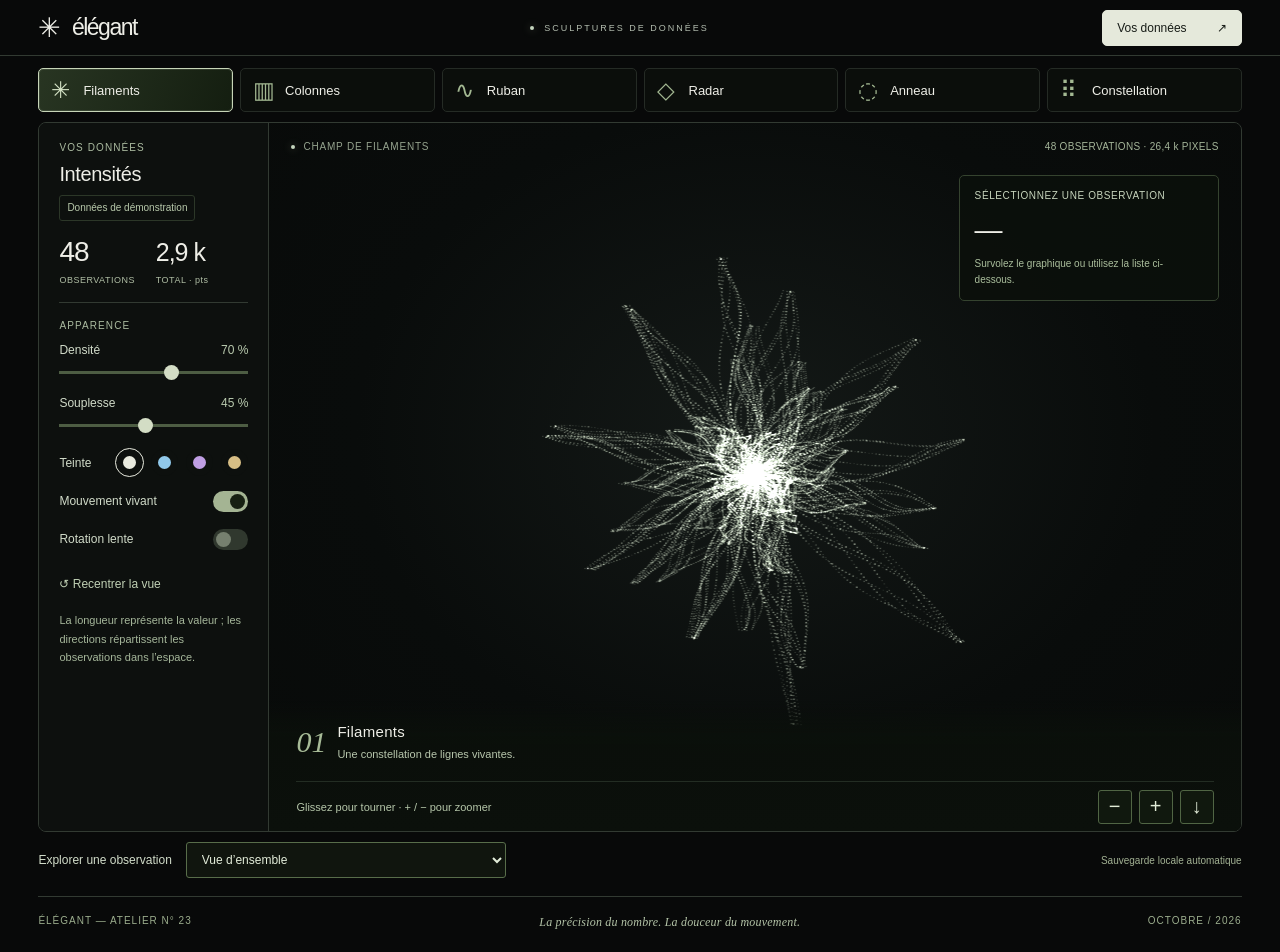
<file: src/index.html>
<!doctype html><html lang="fr"><head><meta charset="utf-8"><meta name="viewport" content="width=device-width,initial-scale=1"><meta name="theme-color" content="#080909"><link rel="icon" type="image/svg+xml" href="data:image/svg+xml,%3Csvg%20xmlns%3D%22http%3A%2F%2Fwww.w3.org%2F2000%2Fsvg%22%20viewBox%3D%220%200%2064%2064%22%3E%3Crect%20width%3D%2264%22%20height%3D%2264%22%20rx%3D%2215%22%20fill%3D%22%230b100b%22%2F%3E%3Cg%20stroke%3D%22%23e5e9db%22%20stroke-width%3D%223.5%22%20stroke-linecap%3D%22round%22%3E%3Cpath%20d%3D%22M32%2011v42M11%2032h42M17%2017l30%2030M17%2047l30-30%22%2F%3E%3C%2Fg%3E%3Ccircle%20cx%3D%2232%22%20cy%3D%2232%22%20r%3D%225%22%20fill%3D%22%23e5e9db%22%2F%3E%3C%2Fsvg%3E"><title>Élégant — Sculptures de données</title><meta name="description" content="Un atelier de visualisation 3D. Transformez vos données en filaments, volumes et constellations de pixels."><link rel="stylesheet" href="style.css"></head><body>
<header><a class="brand" href="#"><span class="symbol">✳</span> élégant<span class="edition">STUDIO / 002</span></a><span class="header-middle"><i></i> SCULPTURES DE DONNÉES</span><button class="button bright" id="openData">Vos données <span>↗</span></button></header>
<main><nav class="modes" aria-label="Représentation du graphique"><button data-mode="filaments" class="active"><span class="mode-icon">✳</span><span><strong>Filaments</strong><small>Rayons souples</small></span><span class="mode-id">01</span></button><button data-mode="columns"><span class="mode-icon">▥</span><span><strong>Colonnes</strong><small>Barres en volume</small></span><span class="mode-id">02</span></button><button data-mode="ribbon"><span class="mode-icon">∿</span><span><strong>Ruban</strong><small>Courbe en relief</small></span><span class="mode-id">03</span></button><button data-mode="radar"><span class="mode-icon">◇</span><span><strong>Radar</strong><small>Profil par axe</small></span><span class="mode-id">04</span></button><button data-mode="ring"><span class="mode-icon">◌</span><span><strong>Anneau</strong><small>Parts du total</small></span><span class="mode-id">05</span></button><button data-mode="scatter"><span class="mode-icon">⠿</span><span><strong>Constellation</strong><small>Positions X / Y / Z</small></span><span class="mode-id">06</span></button></nav><section class="atelier" aria-label="Atelier de visualisation"><aside class="settings"><div class="section-label">VOS DONNÉES</div><h2 id="dataTitle">Intensités</h2><span class="demo" id="demoBadge">Données de démonstration</span><div class="stat"><span id="count">48</span><small>OBSERVATIONS</small></div><div class="stat secondary"><span id="sum">—</span><small id="totalUnit">TOTAL · pts</small></div><div class="divider"></div><div class="section-label">APPARENCE</div><label class="range-label" for="density">Densité <output id="densityValue">70 %</output></label><input id="density" type="range" min="25" max="100" value="70"><label class="range-label" for="flex">Souplesse <output id="flexValue">45 %</output></label><input id="flex" type="range" min="0" max="100" value="45"><div class="tone-row"><span>Teinte</span><div class="swatches"><button data-color="ivory" class="swatch active" style="--c:#e9ebdf" aria-label="Ivoire" aria-pressed="true"></button><button data-color="ice" class="swatch" style="--c:#91c9eb" aria-label="Glacier" aria-pressed="false"></button><button data-color="lilac" class="swatch" style="--c:#bf9ee3" aria-label="Améthyste" aria-pressed="false"></button><button data-color="gold" class="swatch" style="--c:#d7be85" aria-label="Champagne" aria-pressed="false"></button></div></div><div class="toggle-row"><label for="motion">Mouvement vivant</label><input type="checkbox" id="motion" class="switch" checked></div><div class="toggle-row"><label for="orbit">Rotation lente</label><input type="checkbox" id="orbit" class="switch"></div><button class="reset-camera" id="resetCamera">↺ Recentrer la vue</button><p class="settings-note" id="meaning">La longueur de chaque filament représente sa valeur. La direction répartit les observations dans l’espace.</p></aside>
<div class="stage" id="stage"><canvas id="scene" aria-label="Sculpture de données 3D interactive"></canvas><canvas id="overlay" aria-hidden="true"></canvas><div class="stage-top"><span><i></i> <span id="modeTitle">CHAMP DE FILAMENTS</span></span><span class="render-badge" id="rendererLabel">3D · PIXEL FIELD</span></div><div class="scene-caption"><span id="modeNum">01</span><div><strong id="modeName">Filaments</strong><p id="modeDesc">Une constellation de lignes vivantes.</p></div></div><div class="selection" id="selection" aria-live="polite" aria-atomic="true"><p id="selectedLabel">SÉLECTIONNEZ UNE OBSERVATION</p><strong id="selectedValue">—</strong><span id="selectedExtra">Survolez le graphique ou utilisez la liste ci-dessous.</span></div><div class="scene-bottom"><span id="gestureHint">Glissez pour tourner · + / − pour zoomer</span><div><button id="zoomOut" aria-label="Dézoomer">−</button><button id="zoomIn" aria-label="Zoomer">+</button><button id="exportPng" aria-label="Exporter en PNG" title="Exporter en PNG">↓</button></div></div><div id="sceneError" class="scene-error" hidden></div></div></section>
<div class="data-strip"><label for="inspect">Explorer une observation</label><select id="inspect"><option value="-1">Vue d’ensemble</option></select><span id="status">Sauvegarde locale automatique</span></div><footer><span>ÉLÉGANT — ATELIER N° 23</span><span>La précision du nombre. La douceur du mouvement.</span><span>OCTOBRE / 2026</span></footer></main>
<div id="backdrop" class="backdrop" hidden></div><aside id="drawer" class="drawer" role="dialog" aria-modal="true" aria-labelledby="drawerTitle" hidden><div class="drawer-top"><p class="eyebrow">LA MATIÈRE PREMIÈRE</p><button id="closeData" class="close" aria-label="Fermer">×</button></div><h2 id="drawerTitle">Vos données.<br>Votre perspective.</h2><p class="help">Collez un tableau Excel, CSV ou JSON. Associez les colonnes, puis changez librement de représentation.</p><div class="fields"><label>Titre<input id="titleInput" maxlength="80"></label><label>Unité<input id="unitInput" maxlength="12"></label></div><div class="tabs"><button data-tab="raw" class="active">Coller / fichier</button><button data-tab="table">Tableau</button><button data-tab="api">API</button></div><div id="rawPanel"><label class="input-label" for="rawInput">DONNÉES BRUTES</label><textarea id="rawInput" spellcheck="false" placeholder="Libellé;Valeur&#10;Créativité;85&#10;Précision;72"></textarea><p class="help">CSV avec « ; », virgule ou tabulation. JSON : tableau d’objets, ou <code>{"data":[…]}</code>. Décimales françaises acceptées avec « ; ».</p><label class="file-button">↥ Importer un CSV, TSV ou JSON<input type="file" id="fileInput" accept=".csv,.tsv,.json,.txt" hidden></label><button class="button" id="readRaw">Lire les colonnes ↗</button></div><div id="tablePanel" hidden><p class="help">Saisie simple libellé / valeur. Pour plusieurs colonnes, utilisez l’import brut.</p><div class="table-scroll"><table><thead><tr><th>LIBELLÉ</th><th>VALEUR</th><th></th></tr></thead><tbody id="rows"></tbody></table></div><button class="text-button" id="addRow">+ Ajouter une ligne</button></div><div id="apiPanel" hidden><label class="input-label" for="apiUrl">URL JSON PUBLIQUE</label><input type="url" id="apiUrl" placeholder="https://exemple.fr/donnees.json"><p class="help">API HTTPS sans authentification, autorisant CORS. Tableau d’objets directement ou dans <code>data</code>. Ne collez pas de clé secrète. L’adresse n’est pas conservée.</p><button class="button" id="fetchApi">Charger l’API ↗</button></div><div id="mapping" class="mapping" hidden><div class="section-label">ASSOCIER LES COLONNES</div><p class="help" id="parsedInfo"></p><div class="fields"><label>Libellé<select id="labelCol"></select></label><label>Valeur / intensité<select id="valueCol"></select></label></div><div class="fields xyz"><label>X · constellation<select id="xCol"></select></label><label>Y<select id="yCol"></select></label><label>Z<select id="zCol"></select></label></div><p class="help">X/Y/Z facultatifs : si absents, la constellation dispose les observations selon leur ordre et leur valeur. Les positions décoratives ne représentent pas de mesures supplémentaires.</p></div><p id="dataError" class="error" role="alert"></p><button id="applyData" class="button bright apply">Sculpter les données <span>↗</span></button><button id="loadDemo" class="text-button">Restaurer les données de démonstration</button><p class="help">1 à 200 observations. Valeur positive ou nulle. Les coordonnées X/Y/Z peuvent être négatives. Tout reste dans ce navigateur, sauf l’appel API que vous lancez.</p></aside><div id="toast" role="status"></div><script src="app.js"></script></body></html>
</file>
<file: src/style.css>
:root{color-scheme:dark;--bg:#080909;--panel:#0d0f0f;--ink:#eeeee7;--muted:#858a86;--line:#252928;--accent:#e8eade}*{box-sizing:border-box}body{background:var(--bg);color:var(--ink);font:13px 'Helvetica Neue',Arial,sans-serif;margin:0}button,input,select,textarea{font:inherit}button,a,input,select{-webkit-tap-highlight-color:transparent}button{cursor:pointer;color:inherit}button:focus-visible,input:focus-visible,textarea:focus-visible,select:focus-visible,a:focus-visible{outline:2px solid #c2d9e3;outline-offset:4px}header{height:88px;display:flex;align-items:center;justify-content:space-between;border-bottom:1px solid var(--line);padding:0 4%;gap:15px}.brand{display:flex;align-items:center;gap:12px;font-size:29px;font-weight:500;letter-spacing:-1.5px;text-decoration:none;color:var(--ink)}.symbol{font-size:36px;font-weight:400}.edition{margin-left:16px;font-size:8px;letter-spacing:1.8px;color:#747b76;border-left:1px solid #343834;padding-left:20px}.header-middle{font-size:8px;letter-spacing:2px;color:#8f9890;display:flex;align-items:center;gap:10px}i{width:4px;height:4px;display:inline-block;border-radius:100%;background:#c3d4bd;box-shadow:0 0 8px #d9f5c560}.button{border:1px solid #343b37;background:#151a17;padding:12px 16px;border-radius:5px;display:inline-flex;align-items:center;gap:30px;font-size:11px}.button:hover{border-color:#82917f}.bright{background:#e5e9db;color:#171c17;border-color:#e5e9db}.bright:hover{background:#fff;border-color:#fff}main{max-width:1800px;margin:auto;padding:0 4%}.intro{display:flex;justify-content:space-between;align-items:end;padding:35px 0 28px;gap:20px}.eyebrow,.section-label{font-size:8px;font-weight:500;letter-spacing:1.9px;color:#7c8b7c;margin:0 0 14px}h1{font-size:clamp(30px,3.3vw,48px);font-weight:400;letter-spacing:-1.8px;margin:0;line-height:1.1}h1 em{font-family:Georgia,serif;font-weight:400;color:#afbaa5}.intro-note{font-size:10px;line-height:1.8;color:#8b958b;margin:0 0 3px}.atelier{display:grid;grid-template-columns:210px 1fr;border:1px solid var(--line);border-radius:8px;overflow:hidden;background:var(--panel)}.settings{padding:26px 23px;border-right:1px solid var(--line);background:#0d100e}h2{font-weight:400;font-size:20px;margin:0 0 9px;letter-spacing:-.4px}.demo{font-size:8px;display:inline-block;color:#97a48b;border:1px solid #2c3728;padding:5px 6px;border-radius:3px}.stat{display:flex;flex-direction:column;gap:8px;margin-top:29px}.stat>span{font-size:35px;letter-spacing:-1px}.stat small{font-size:7px;letter-spacing:1.6px;color:#798575}.stat.secondary{margin-top:23px}.stat.secondary>span{font-size:23px}.divider{height:1px;background:var(--line);margin:25px 0}.range-label{display:flex;justify-content:space-between;font-size:10px;color:#b3bcb0;margin:20px 0 12px}output{font-size:9px;color:#7f8c78}input[type=range]{appearance:none;width:100%;height:2px;background:#354132;display:block;margin:0;cursor:pointer;accent-color:#d3ddc5}input[type=range]::-webkit-slider-thumb{appearance:none;width:8px;height:8px;border-radius:100%;background:#d3ddc5}.tone-row{display:flex;justify-content:space-between;align-items:center;margin-top:27px;color:#b3bcb0;font-size:10px}.swatches{display:flex;gap:10px}.swatch{background:var(--c);border:0;width:10px;height:10px;border-radius:100%;padding:0}.swatch.active{outline:1px solid var(--c);outline-offset:3px}.toggle-row{display:flex;align-items:center;justify-content:space-between;margin-top:22px;font-size:10px;color:#a7b0a1}.switch{appearance:none;background:#30382e;width:25px;height:14px;border-radius:20px;cursor:pointer;position:relative;margin:0}.switch:after{content:'';position:absolute;width:8px;height:8px;top:3px;left:3px;border-radius:100%;background:#76806f;transition:transform .2s}.switch:checked{background:#a4b493}.switch:checked:after{transform:translateX(11px);background:#172012}.reset-camera{background:none;border:0;color:#85917d;padding:0;font-size:9px;margin-top:24px}.settings-note{color:#677462;font-size:9px;line-height:1.75;margin:22px 0 0}.stage{min-width:0;height:610px;position:relative;overflow:hidden;background:radial-gradient(ellipse at 50% 44%,#141917 0%,#090c0b 58%,#080a09 100%)}canvas{position:absolute;inset:0;width:100%;height:100%;display:block}#scene{touch-action:none;cursor:grab}#scene:active{cursor:grabbing}#overlay{pointer-events:none}.stage-top{position:absolute;top:24px;left:27px;right:27px;display:flex;justify-content:space-between;pointer-events:none;font-size:7px;letter-spacing:1.6px;color:#95a38e}.stage-top>span:first-child{display:flex;align-items:center;gap:8px}.render-badge{color:#55664f}.scene-caption{position:absolute;bottom:72px;left:27px;display:flex;align-items:center;gap:14px;pointer-events:none}.scene-caption>span{font-family:Georgia,serif;font-style:italic;font-size:39px;color:#5b6a53}.scene-caption strong{font-size:13px;font-weight:400;letter-spacing:.3px}.scene-caption p{font-size:9px;margin:6px 0 0;color:#74816c}.selection{position:absolute;right:27px;bottom:72px;text-align:right;pointer-events:none;max-width:36%}.selection p{font-size:8px;letter-spacing:1.5px;color:#98a591;margin:0 0 9px;overflow:hidden;text-overflow:ellipsis;white-space:nowrap}.selection strong{font-size:31px;font-weight:300;letter-spacing:-1px;display:block}.selection>span{display:block;font-size:8px;color:#65765d;margin-top:7px}.scene-bottom{position:absolute;bottom:0;left:27px;right:27px;height:48px;border-top:1px solid #232d23;display:flex;align-items:center;justify-content:space-between;font-size:8px;color:#74826b}.scene-bottom>div{display:flex;gap:7px}.scene-bottom button{border:1px solid #303d2c;width:27px;height:27px;background:#10180e;color:#b5c3aa;border-radius:3px;font-size:15px}.modes{display:grid;grid-template-columns:repeat(6,1fr);gap:8px;margin-top:14px}.modes>button{display:flex;align-items:center;text-align:left;gap:12px;padding:17px 14px;border:1px solid #252b25;background:#0b0e0b;border-radius:5px;position:relative;overflow:hidden}.modes>button:hover{border-color:#607355}.modes>button.active{background:linear-gradient(115deg,#202b1c,#10160e);border-color:#7b906b}.mode-icon{font-size:25px;color:#7b8d6e;font-weight:300;width:25px}.modes .active .mode-icon{color:#d4e2c5}.modes strong{font-size:11px;font-weight:400;display:block}.modes small{font-size:6px;letter-spacing:.8px;display:block;margin-top:6px;color:#6a7e5d}.mode-id{position:absolute;right:7px;top:6px;color:#4a5942;font-size:6px}.data-strip{display:flex;align-items:center;gap:13px;padding:19px 0;font-size:9px;color:#7b8a71}.data-strip select{width:200px;padding:7px;background:#10150e;border:1px solid #303c29;color:#b6c3ab;border-radius:3px;font-size:10px}.data-strip>span{margin-left:auto;font-size:8px;color:#5b6e51}footer{padding:19px 0 25px;border-top:1px solid var(--line);display:flex;justify-content:space-between;color:#58694f;font-size:7px;letter-spacing:1px}footer>span:nth-child(2){font-family:Georgia,serif;font-style:italic;letter-spacing:.2px;color:#839577;font-size:10px}.backdrop{position:fixed;inset:0;background:#0009;backdrop-filter:blur(8px);z-index:10}.drawer{position:fixed;right:0;top:0;bottom:0;overflow:auto;z-index:11;width:min(540px,100%);padding:30px;background:#10150f;border-left:1px solid #35452b;box-shadow:-20px 0 90px #0008}.drawer-top{display:flex;justify-content:space-between;align-items:start}.close{border:1px solid #34462b;width:30px;height:30px;font-size:20px;background:none;border-radius:4px}.drawer h2{font-size:35px;line-height:1.2;letter-spacing:-1.2px}.help{font-size:10px;color:#899a7d;line-height:1.8}.fields{display:flex;gap:12px;margin:20px 0}.fields label{display:flex;flex-direction:column;gap:8px;flex:1;min-width:0;font-size:9px;color:#9aab8c}.fields label:last-child{flex:.45}.fields.xyz label{flex:1}input:not([type=range],[type=checkbox]),select,textarea{background:#0b1109;border:1px solid #35482b;color:#d8e4cd;border-radius:4px;padding:10px;max-width:100%;width:100%}select{font-size:11px}textarea{resize:vertical;height:180px;font:11px/1.8 monospace;margin-top:9px}.tabs{display:flex;gap:22px;border-bottom:1px solid #2b3b22;margin:23px 0 20px}.tabs button{border:0;background:none;color:#778e69;font-size:11px;padding:10px 0}.tabs button.active{border-bottom:1px solid #d1e1c3;color:#dbe6d3}.input-label{font-size:8px;letter-spacing:1.5px;color:#8fa47e}.file-button{border:1px dashed #435f35;padding:12px;display:block;text-align:center;cursor:pointer;font-size:10px;border-radius:4px;margin:14px 0}.mapping{margin:24px 0;padding-top:20px;border-top:1px solid #304126}.mapping .fields{margin:14px 0}.apply{width:100%;justify-content:space-between;margin:8px 0 10px}.text-button{background:none;border:0;color:#99b087;font-size:10px;padding:10px 0}.error{font-size:11px;line-height:1.7;color:#e4ad93}.table-scroll{max-height:270px;overflow:auto}table{width:100%;border-collapse:collapse}th{text-align:left;font-size:8px;color:#8a9c7d;padding:8px 4px}td{padding:4px}td input{padding:7px!important}td button{border:0;background:none;color:#97aa88;font-size:18px}#toast{position:fixed;bottom:24px;left:50%;transform:translateX(-50%);background:#d8e4cc;color:#1a2713;padding:13px 20px;border-radius:4px;font-size:11px;z-index:20;opacity:0;pointer-events:none;transition:opacity .2s}.scene-error{position:absolute;top:45%;left:12%;right:12%;padding:20px;background:#192213;color:#d8e8cc;font-size:12px;line-height:1.8}.sr-only{position:absolute;width:1px;height:1px;clip-path:inset(50%);overflow:hidden}[hidden]{display:none!important}
@media(min-width:1600px){.stage{height:690px}.settings{padding:30px}.atelier{grid-template-columns:235px 1fr}}@media(max-width:1100px){.modes{grid-template-columns:repeat(3,1fr)}.stage{height:610px}.atelier{grid-template-columns:190px 1fr}.settings{padding:24px 18px}.modes>button{padding:13px 17px}}@media(max-width:700px){header{height:70px;padding:0 5%}.brand{font-size:24px}.symbol{font-size:28px}.edition,.header-middle{display:none}main{padding:0 4%}.intro{padding:27px 0 23px}.intro-note{display:none}h1{font-size:32px;letter-spacing:-1.2px}.atelier{display:flex;flex-direction:column-reverse}.stage{height:470px}.settings{border-right:0;border-top:1px solid var(--line);display:grid;grid-template-columns:1fr 1fr;gap:13px 22px;padding:20px}.settings>.section-label,.settings>h2,.settings>.demo,.settings>.stat,.divider,.settings-note{display:none}.range-label{margin:0;grid-column:1}.settings #density{grid-column:1;grid-row:2}.settings label[for=flex]{grid-column:2;grid-row:1}.settings #flex{grid-column:2;grid-row:2}.tone-row{grid-column:1;margin:8px 0}.toggle-row{margin:8px 0}.reset-camera{margin:8px 0;text-align:left}.stage-top{left:18px;right:18px;top:20px;font-size:6px}.scene-caption{left:18px;bottom:68px}.scene-caption>span{font-size:29px}.scene-caption strong{font-size:12px}.scene-caption p{font-size:8px;max-width:130px;line-height:1.6}.selection{right:18px;bottom:68px;max-width:38%}.selection strong{font-size:25px}.selection p{font-size:7px}.selection>span{font-size:7px;line-height:1.5}.scene-bottom{left:18px;right:18px;font-size:7px}.modes{gap:6px}.modes>button{padding:13px 10px;gap:8px}.modes strong{font-size:10px}.modes small{font-size:5px;letter-spacing:.4px}.mode-icon{font-size:23px;width:22px}.data-strip{flex-wrap:wrap;gap:9px}.data-strip>span{width:100%;margin-left:0}.data-strip select{flex:1;width:120px}footer>span:last-child{display:none}footer>span:nth-child(2){font-size:8px;max-width:45%;text-align:right}.drawer{padding:25px}.render-badge{font-size:6px}}@media(prefers-reduced-motion:reduce){*{transition:none!important}}
/* Lisibilité et hiérarchie des commandes. */
:root{--muted:#abb3a7;--line:#323a32}body{font-size:14px}.edition{font-size:10px;color:#a4aea0}.header-middle{font-size:10px;color:#b2bcae}.button{font-size:13px;min-height:44px}.intro{padding:27px 0 23px}.eyebrow,.section-label{font-size:11px;letter-spacing:1.1px;color:#abbba0}.intro-note{font-size:13px;color:#b0b9aa}.view-heading{display:flex;align-items:center;justify-content:space-between;gap:20px;margin:0 0 12px}.view-heading>span{font-size:14px;font-weight:500}.view-heading p{font-size:12px;color:#abb7a1;margin:0}.modes{margin:0 0 18px;gap:9px}.modes>button{padding:17px 13px;min-height:78px;gap:10px}.modes strong{font-size:14px;font-weight:500}.modes small{font-size:11px;letter-spacing:0;color:#a5b69a;line-height:1.35;margin-top:7px}.mode-id{display:none}.mode-icon{color:#a3b892}.modes>button.active{border-color:#c7d5b8;background:linear-gradient(110deg,#283522,#141e10);box-shadow:inset 0 0 0 1px #c7d5b822}.atelier{grid-template-columns:250px 1fr}.settings{padding:25px 23px}.settings h2{font-size:23px;overflow-wrap:anywhere}.demo{font-size:11px;line-height:1.4;color:#b8c9ab;padding:6px 8px}.stat{margin-top:23px;gap:7px}.stat small{font-size:11px;letter-spacing:1px;color:#b0bea5}.stat.secondary{margin-top:19px}.stat.secondary>span{font-size:26px}.divider{margin:22px 0}.range-label,.tone-row,.toggle-row{font-size:13px;color:#d1dbc9}.range-label{margin:18px 0 3px}output{font-size:12px;color:#b9caae}input[type=range]{height:24px;background:linear-gradient(#4d5d43,#4d5d43) center / 100% 3px no-repeat}input[type=range]::-webkit-slider-thumb{width:15px;height:15px}input[type=range]::-moz-range-thumb{width:15px;height:15px;background:#d3ddc5;border:0;border-radius:50%}.tone-row{margin-top:18px}.swatches{gap:8px}.swatch{width:27px;height:27px;border:7px solid #0d100e;outline:1px solid transparent;outline-offset:0}.swatch.active{outline:1px solid var(--c);outline-offset:0}.toggle-row{margin-top:18px;min-height:26px;gap:12px}.switch{width:35px;height:21px;flex-shrink:0}.switch:after{width:15px;height:15px}.switch:checked:after{transform:translateX(14px)}.reset-camera{font-size:12px;color:#c0d0b4;min-height:38px;margin-top:13px}.settings-note{font-size:12px;color:#a5b69a;line-height:1.7;margin:13px 0 0}.stage{height:100%;min-height:720px}.stage-top{font-size:10px;letter-spacing:.8px;z-index:1}.render-badge{color:#a5b69a;letter-spacing:.3px}.stage:after{content:'';position:absolute;left:0;right:0;bottom:0;height:174px;background:linear-gradient(transparent,#0b100be8 25%,#0b100b);pointer-events:none}.scene-caption,.selection,.scene-bottom{z-index:1}.scene-caption{bottom:90px;gap:11px;max-width:43%}.scene-caption strong{font-size:17px;font-weight:500}.scene-caption>span{color:#a7bb97;font-size:34px}.scene-caption p{font-size:12px;color:#b8c7ad;line-height:1.5}.selection{bottom:86px;max-width:46%;padding-left:20px}.selection p{font-size:11px;letter-spacing:.6px;color:#c7d5bd;white-space:normal;line-height:1.6;overflow-wrap:anywhere}.selection strong{font-size:34px;line-height:1.2;overflow-wrap:anywhere}.selection>span{font-size:11px;color:#abbf9d;line-height:1.6;max-width:250px;margin-left:auto}.scene-bottom{height:62px;font-size:11px;gap:14px;color:#b6c7aa}.scene-bottom button{height:40px;width:40px;font-size:20px;color:#e1ecd7;border-color:#506544}.data-strip{font-size:13px;gap:16px;padding:19px 0}.data-strip label{color:#d2ddca}.data-strip select{font-size:13px;width:320px;padding:12px;min-height:44px;border-color:#586d4a;color:#e2ecd9}.data-strip>span{font-size:11px;color:#a2b193}footer{font-size:10px;color:#9bad8d}footer>span:nth-child(2){font-size:12px;color:#b3c3a7}.drawer{width:min(600px,100%)}.drawer .help{font-size:13px;color:#b2c3a4;line-height:1.65}.fields label{font-size:12px;color:#ccd9c1}.fields input,.drawer select{font-size:14px;min-height:44px}.tabs button{font-size:13px;min-height:44px;color:#a8bc97}.input-label{font-size:11px;color:#bdd1ab;letter-spacing:1px}.drawer textarea{font-size:13px;line-height:1.75;min-height:190px}.file-button,.text-button{font-size:13px;min-height:44px;color:#c3d7b1}.file-button{padding:14px;border-color:#617b4f}.close{width:40px;height:40px}.error{font-size:13px;color:#f0b69d}th{font-size:11px;color:#c1d3b0}.table-scroll input{font-size:13px;min-height:40px}td button{width:32px;height:36px}.help code{overflow-wrap:anywhere}#toast{font-size:13px;max-width:90vw;line-height:1.5}
@media(min-width:1600px){.atelier{grid-template-columns:265px 1fr}.stage{height:100%;min-height:750px}.settings{padding:28px}}
@media(max-width:1150px){.modes{grid-template-columns:repeat(3,1fr)}.modes>button{padding:14px 18px;min-height:70px}.atelier{grid-template-columns:240px 1fr}.stage-top{flex-wrap:wrap;gap:9px}.stage{min-height:735px}.scene-caption{left:22px;max-width:45%}.selection{right:22px;padding-left:10px;max-width:48%}.scene-caption p{font-size:11px}.selection p{font-size:10px}.scene-bottom{left:22px;right:22px;font-size:10px}}
@media(max-width:700px){header{height:74px}.intro{padding:25px 0 22px}.eyebrow{font-size:10px;letter-spacing:1px}.view-heading{align-items:flex-start;flex-direction:column;gap:6px}.view-heading p{font-size:12px;line-height:1.5}.modes{gap:7px;margin-bottom:14px}.modes>button{padding:13px 10px;min-height:76px;gap:7px;align-items:flex-start}.modes strong{font-size:12px}.modes small{font-size:10px;line-height:1.4;margin-top:5px}.mode-icon{font-size:21px;width:19px;flex-shrink:0}.atelier{display:flex}.stage{height:500px;min-height:500px}.stage-top{top:18px;left:17px;right:17px;font-size:9px;gap:8px}.render-badge{font-size:9px}.stage:after{height:170px}.scene-caption{bottom:101px;left:17px;max-width:44%;gap:7px}.scene-caption>span{display:none}.scene-caption strong{font-size:15px}.scene-caption p{font-size:11px;max-width:none}.selection{right:17px;bottom:95px;max-width:49%;padding-left:8px}.selection p{font-size:10px;letter-spacing:0;line-height:1.5}.selection strong{font-size:25px}.selection>span{font-size:10px;line-height:1.5}.scene-bottom{height:70px;left:17px;right:17px;font-size:10px;line-height:1.6;gap:12px}.scene-bottom>span{max-width:150px}.scene-bottom>div{gap:6px;flex-shrink:0}.scene-bottom button{width:38px;height:40px}.settings{padding:20px;gap:12px 22px}.range-label{font-size:13px;margin:0}.settings #density,.settings #flex{height:24px}.tone-row,.toggle-row{font-size:12px;margin:6px 0;min-height:30px}.swatches{gap:3px}.swatch{width:25px;height:25px;border-width:6px}.reset-camera{margin:0;min-height:34px;font-size:12px}.data-strip{display:grid;grid-template-columns:1fr;gap:9px;padding:19px 0}.data-strip label{font-size:13px}.data-strip select{width:100%;font-size:14px}.data-strip>span{font-size:11px}footer{gap:15px;font-size:9px;line-height:1.6}footer>span:nth-child(2){font-size:11px}.drawer{padding:23px}.drawer h2{font-size:31px}.fields{gap:10px}.fields.xyz{flex-wrap:wrap}.fields.xyz label{min-width:80px}.tabs{gap:22px}.tabs button{font-size:12px}.drawer .help{font-size:12px}}
@media(max-width:370px){.modes{grid-template-columns:repeat(2,1fr)}.modes strong{font-size:13px}.modes small{font-size:11px}.settings{gap:12px 14px;padding:17px}.tone-row{gap:7px}.scene-bottom>span{max-width:120px}.scene-bottom button{width:34px}.selection strong{font-size:22px}}
@media(min-width:701px){.settings .stat{display:inline-flex;width:48%;vertical-align:top;margin-top:22px}.settings .stat.secondary>span{font-size:30px;line-height:40px}.settings .stat>span{line-height:40px}.stage{min-height:680px}.selection{top:70px;bottom:auto;right:26px;max-width:290px;width:36%;padding:15px 17px;border:1px solid #35432f;border-radius:5px;background:#0b100be8;text-align:left}.selection>span{margin-left:0}.selection strong{font-size:31px}.selection p{margin-bottom:9px}.selection>span{margin-top:9px}}
@media(min-width:701px){.settings .stat{width:45%}.settings .stat:not(.secondary){margin-right:6%}.settings .stat small{font-size:10px;letter-spacing:.5px}}
/* Le graphique occupe la première vue, les notes suivent en dessous. */
header{height:56px;padding:0 3%}.brand{font-size:23px}.brand .symbol{font-size:27px}.edition{display:none}.header-middle{font-size:9px}.button#openData{min-height:36px;padding:9px 14px;font-size:12px}main{padding:12px 3% 0}.modes{display:flex;gap:7px;margin:0 0 10px}.modes>button{flex:1;min-width:0;min-height:44px;height:44px;padding:8px 12px;gap:9px;align-items:center}.modes strong{font-size:13px;white-space:nowrap}.modes small{display:none}.mode-icon{font-size:23px;width:23px;flex-shrink:0}.atelier{grid-template-columns:230px 1fr;height:calc(100svh - 190px);min-height:340px}.stage{height:100%;min-height:0}.settings{padding:19px 20px;min-height:0;overflow:auto;scrollbar-width:thin;scrollbar-color:#52624a #0d100e}.settings h2{font-size:20px}.settings .section-label{font-size:10px;margin-bottom:10px}.settings .demo{font-size:10px;padding:5px 7px}.settings .stat{margin-top:15px}.settings .stat>span{font-size:28px;line-height:32px}.settings .stat.secondary>span{font-size:25px;line-height:32px}.settings .stat small{font-size:9px}.settings .divider{margin:17px 0}.settings .range-label{margin-top:12px;font-size:12px}.settings .tone-row{margin-top:12px;font-size:12px}.settings .toggle-row{margin-top:12px;font-size:12px}.settings .settings-note{font-size:11px;margin-top:8px}.stage-top{top:18px;left:22px;right:22px}.selection{top:52px;bottom:auto;padding:12px 15px;right:22px;max-width:260px}.selection strong{font-size:28px}.selection>span{font-size:10px}.selection p{font-size:10px}.scene-bottom{height:50px}.scene-bottom button{width:34px;height:34px}.scene-caption{bottom:69px}.scene-caption>span{font-size:30px}.scene-caption strong{font-size:15px}.scene-caption p{font-size:11px}.stage:after{height:130px}.data-strip{min-height:56px;padding:8px 0;gap:14px}.data-strip label{font-size:12px}.data-strip select{padding:8px 11px;min-height:36px;font-size:12px;max-width:330px}.data-strip>span{font-size:10px}footer{padding:18px 0 22px;margin-top:8px}
@media(min-width:1600px){.atelier{grid-template-columns:245px 1fr}.stage{height:100%;min-height:0}.settings{padding:22px}}
@media(min-width:701px) and (max-height:720px){header{height:50px}.atelier{height:calc(100svh - 180px)}.settings .settings-note{margin-top:8px}.selection{max-width:230px}.selection>span{font-size:10px}}
@media(max-width:850px) and (min-width:701px){.atelier{grid-template-columns:205px 1fr}.modes>button{gap:6px;padding:8px}.modes strong{font-size:11px}.mode-icon{font-size:20px;width:20px}.selection{width:42%;max-width:230px}.header-middle{display:none}.data-strip>span{display:none}}
@media(max-width:700px){header{height:58px;padding:0 4%}main{padding:12px 4% 0}.modes{display:grid;grid-template-columns:repeat(3,1fr);gap:6px;margin-bottom:12px}.modes>button{height:42px;min-height:42px;padding:8px 9px;gap:6px;align-items:center}.modes strong{font-size:11px}.mode-icon{font-size:19px;width:19px}.atelier{display:flex;height:auto;min-height:0}.stage{height:clamp(390px,66svh,560px);min-height:0}.settings{padding:18px 20px;overflow:visible;gap:10px 20px}.settings .range-label{margin:0;font-size:12px}.settings .tone-row,.settings .toggle-row{margin:4px 0;font-size:12px}.settings .reset-camera{margin:0}.stage-top{top:17px;left:17px;right:17px}.selection{top:auto;bottom:90px;right:17px;max-width:49%;padding:0 0 0 8px;width:auto}.selection strong{font-size:25px}.selection p{font-size:10px}.selection>span{font-size:10px}.scene-caption{bottom:97px;left:17px}.scene-caption strong{font-size:14px}.scene-caption p{font-size:10px}.scene-bottom{height:65px;font-size:10px}.scene-bottom button{height:38px;width:36px}.stage:after{height:160px}.data-strip{padding:15px 0;gap:9px;min-height:0}.data-strip select{max-width:none;min-height:42px;font-size:14px}.data-strip label{font-size:13px}.data-strip>span{font-size:10px}}
@media(max-width:370px){.modes{grid-template-columns:repeat(3,1fr)}.modes>button{padding:8px 6px;gap:5px}.modes strong{font-size:10px}.mode-icon{width:16px;font-size:17px}}
</file>
